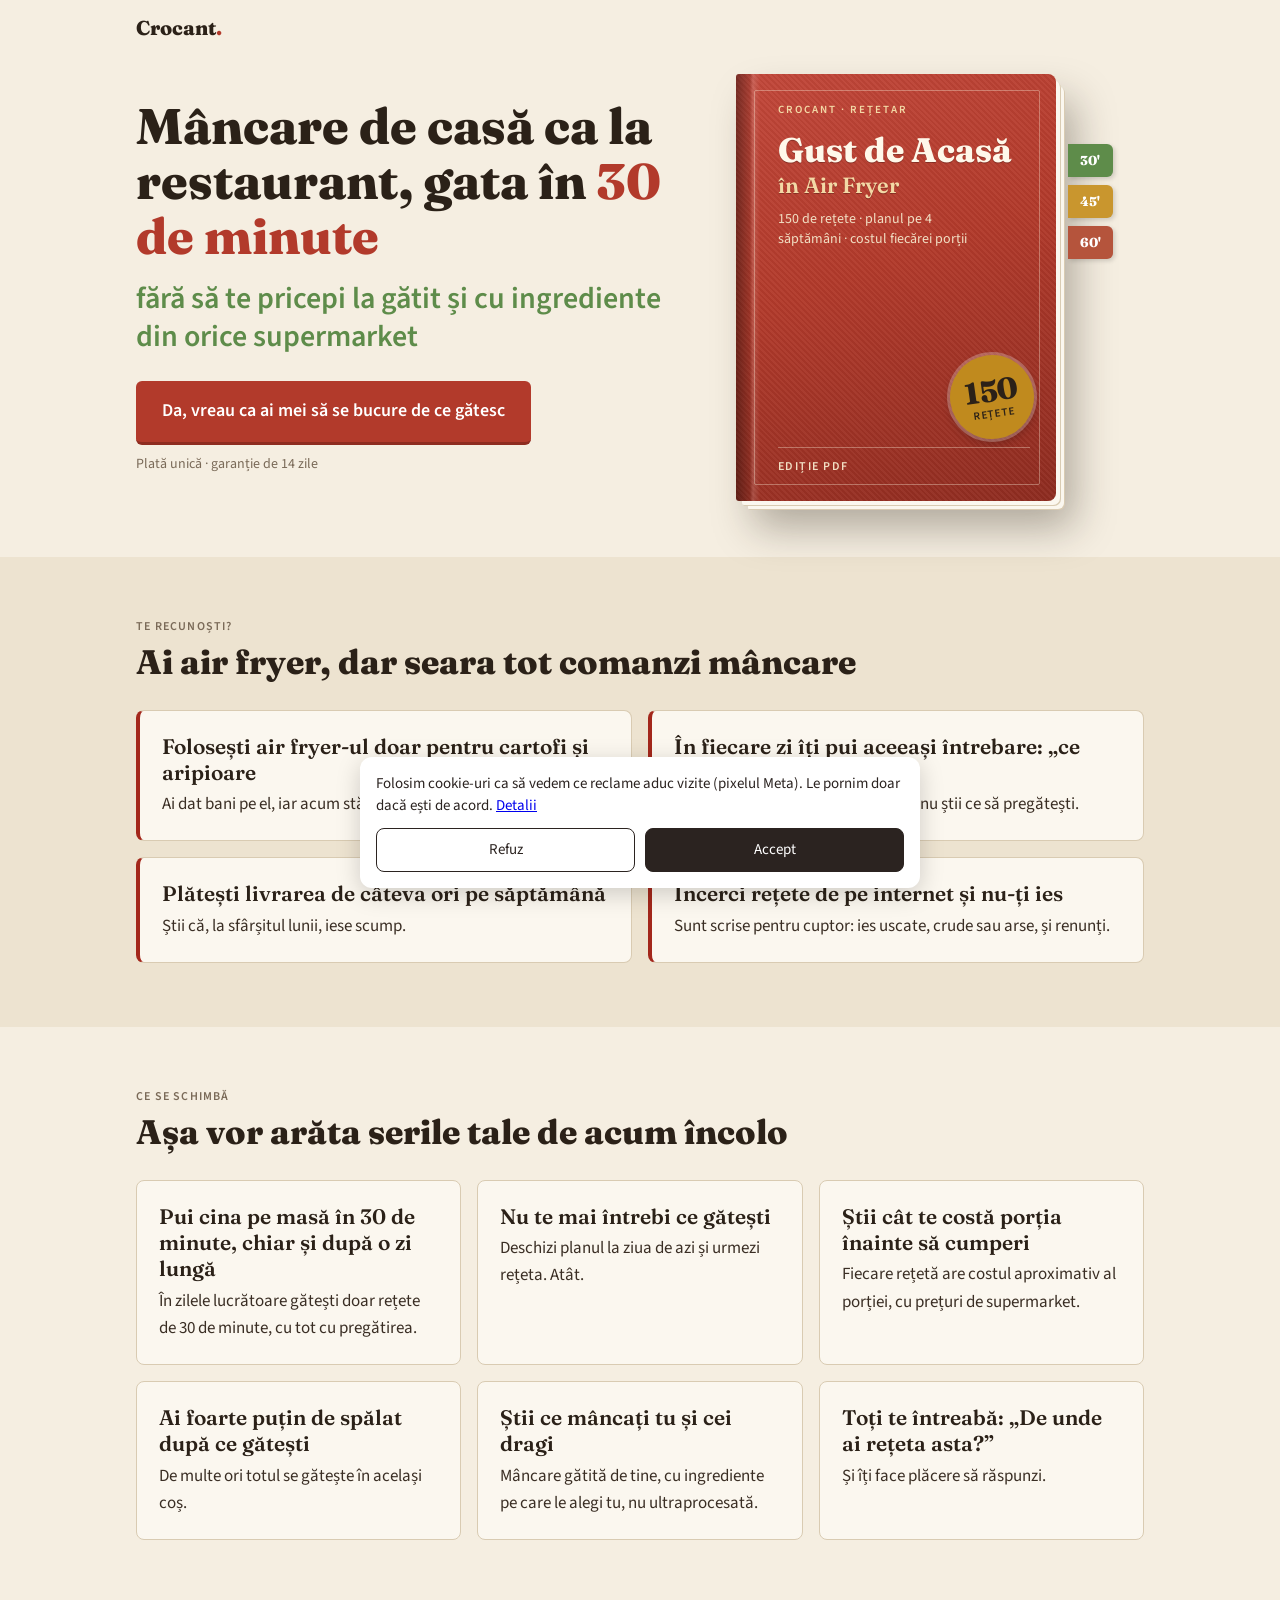
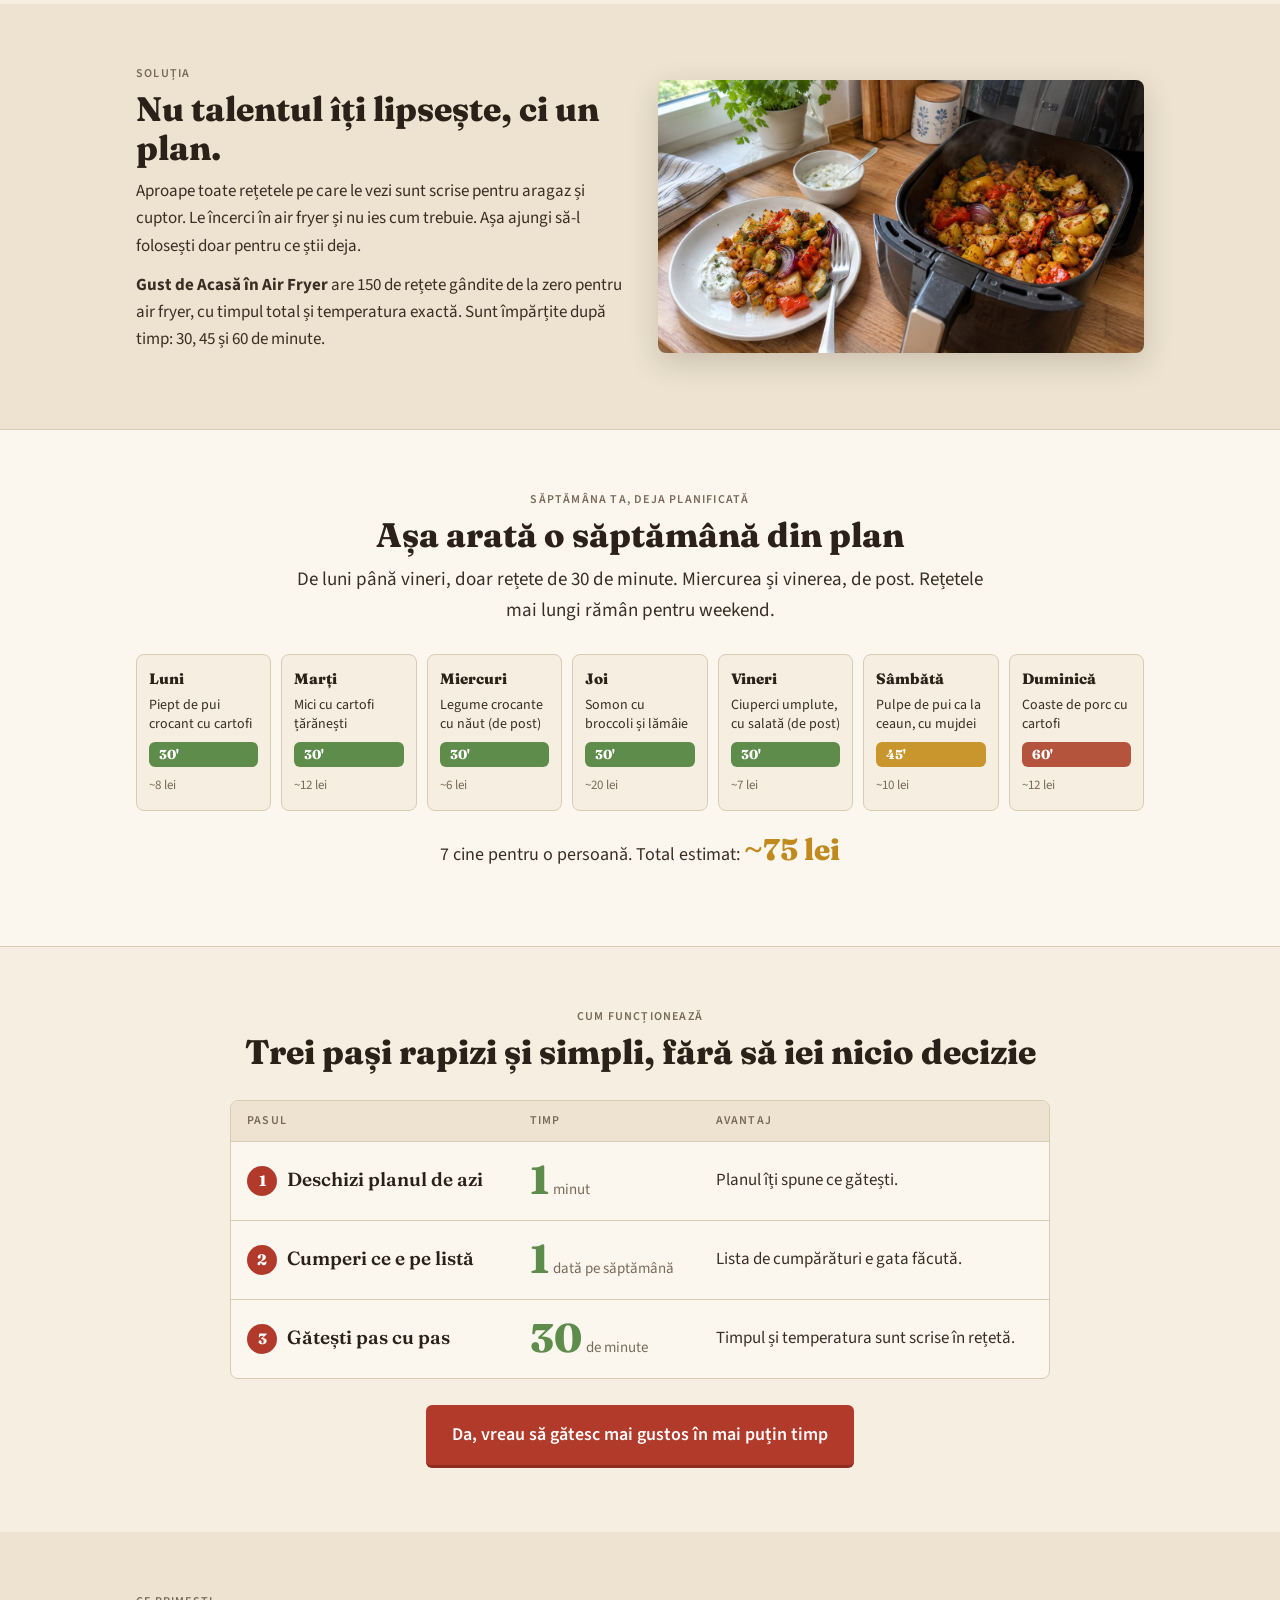
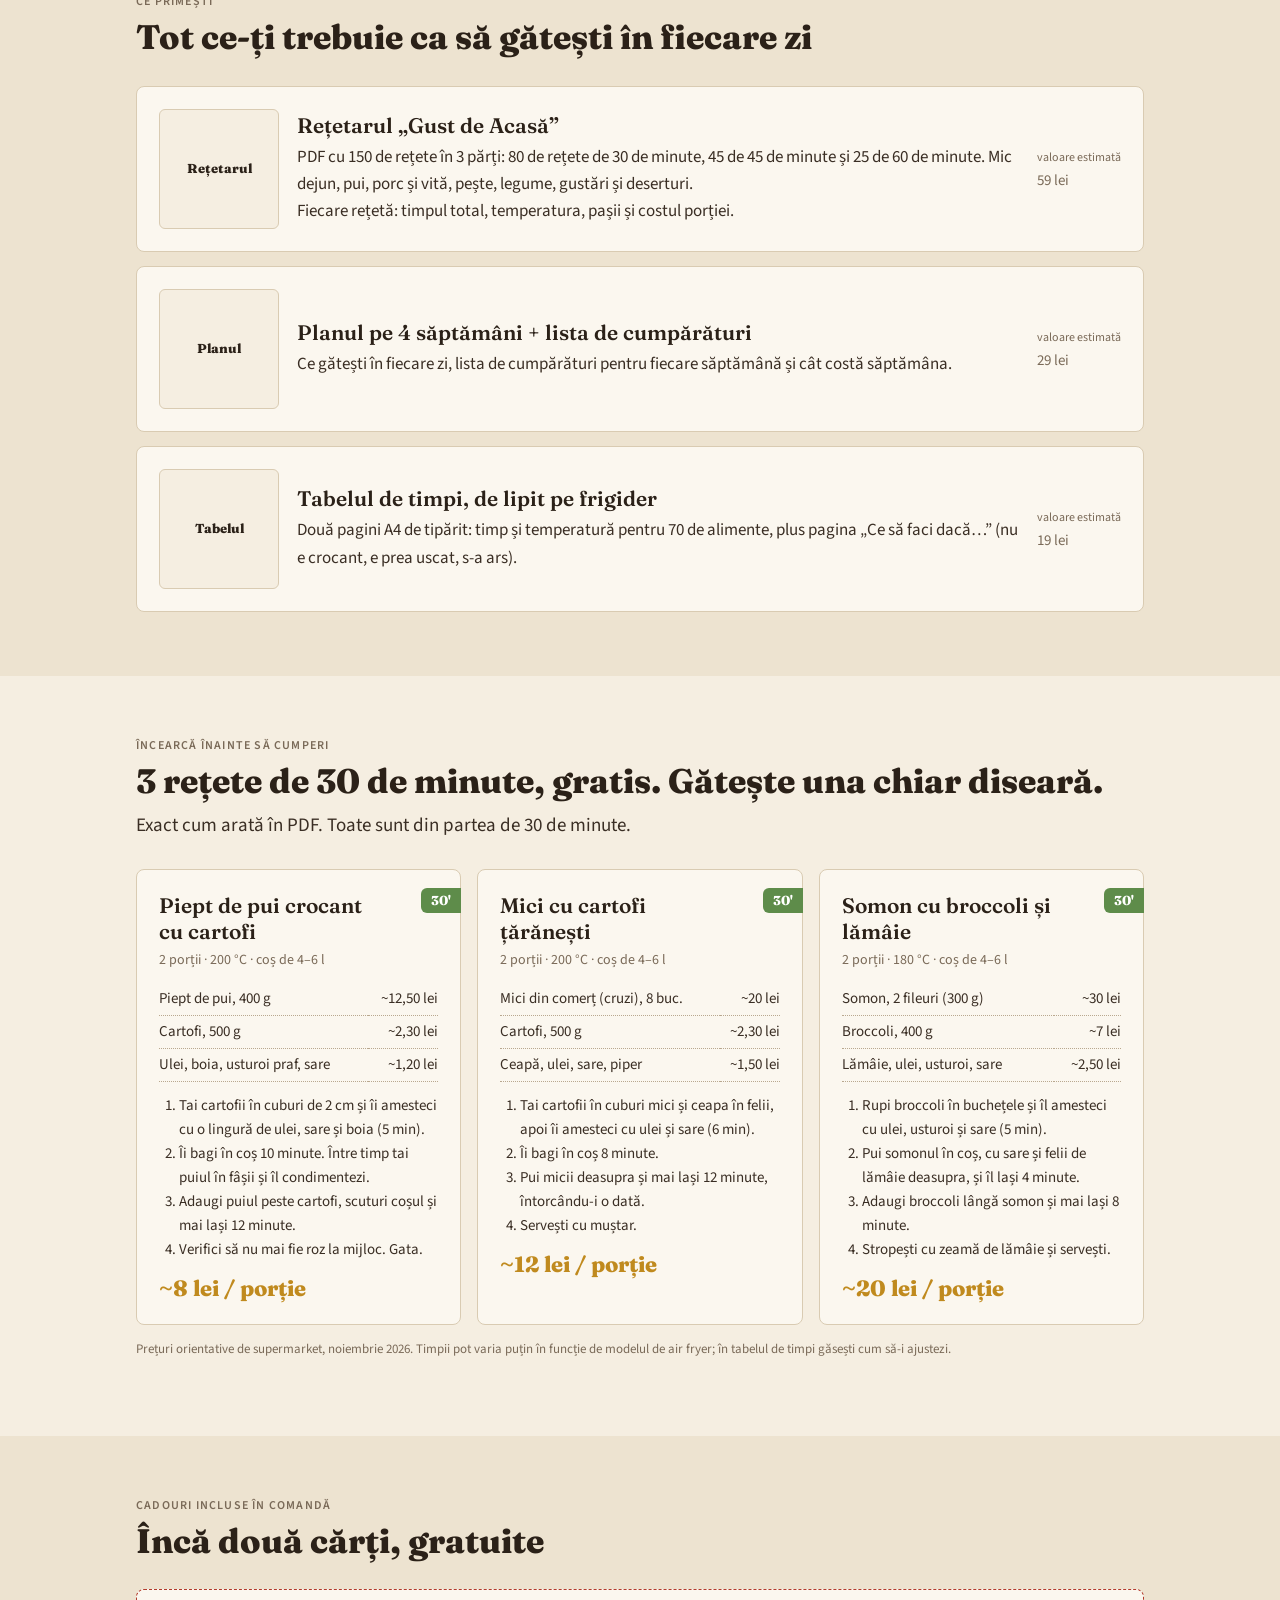
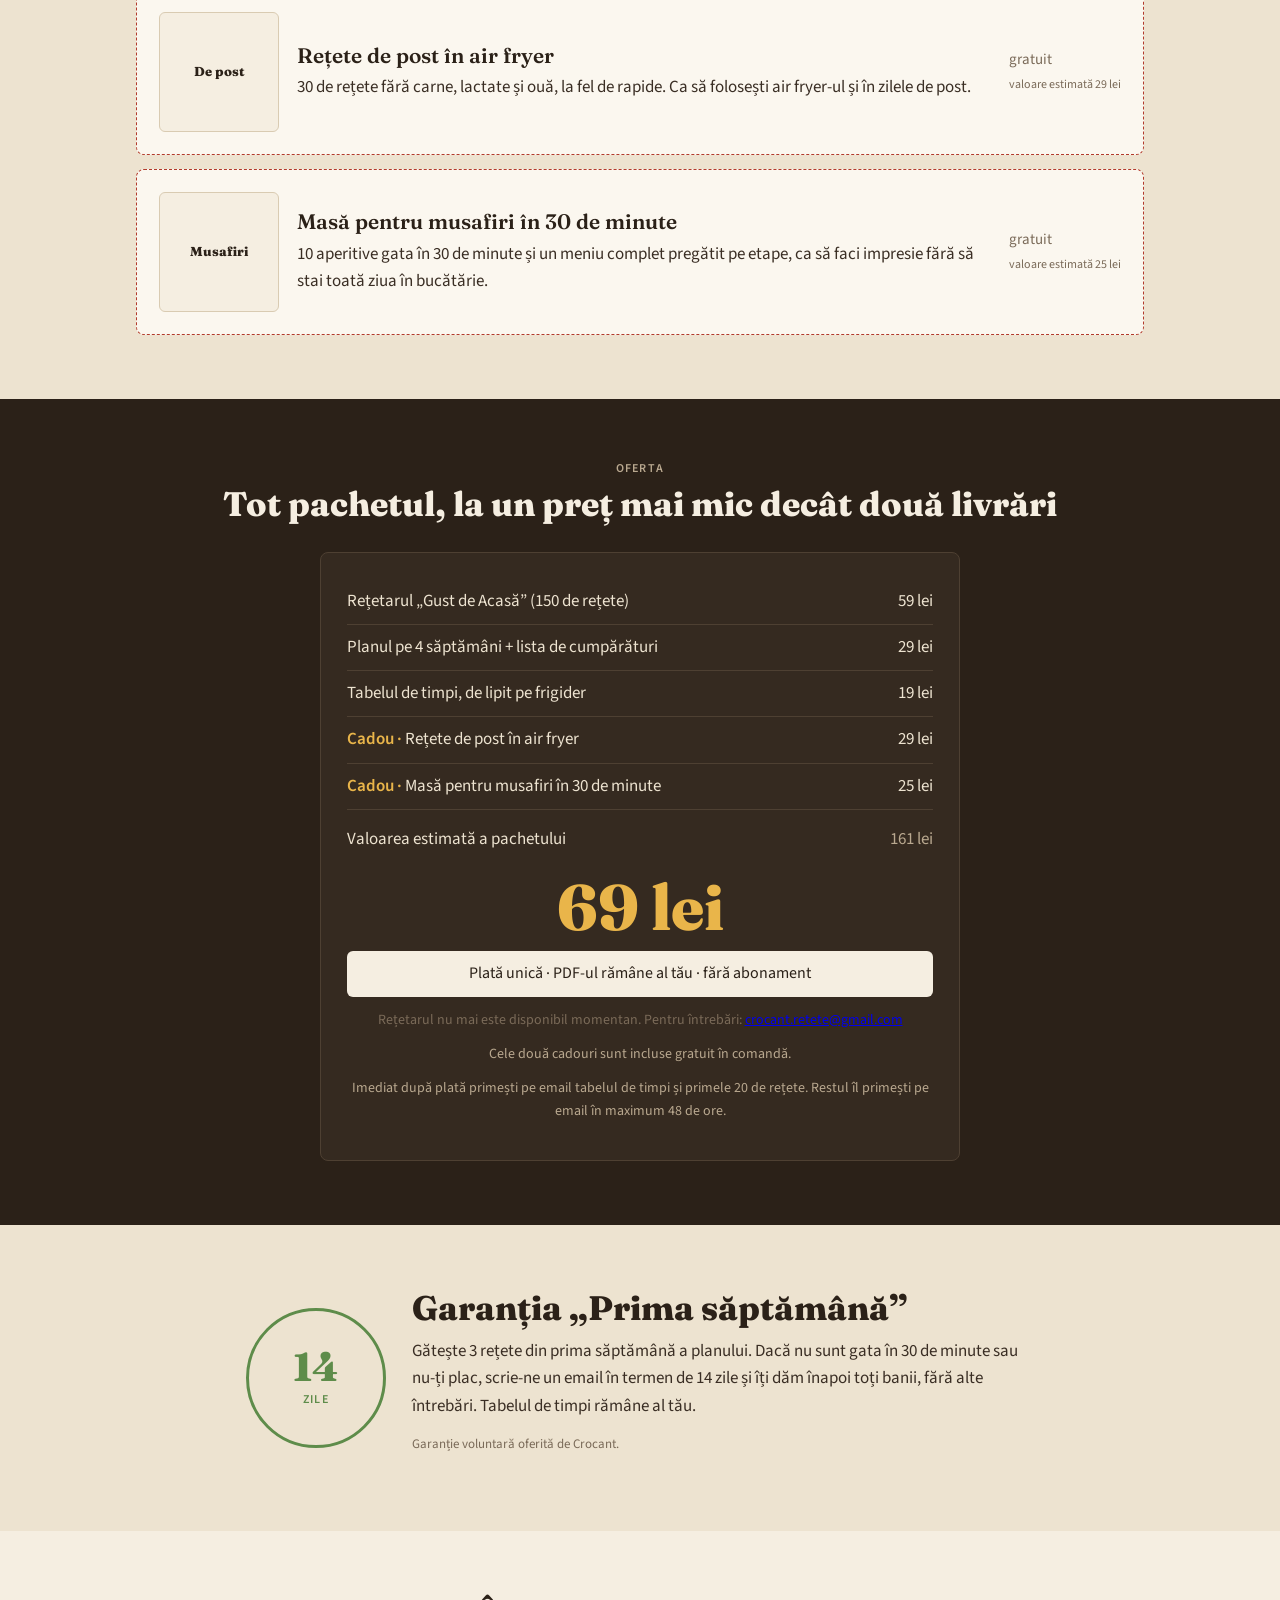
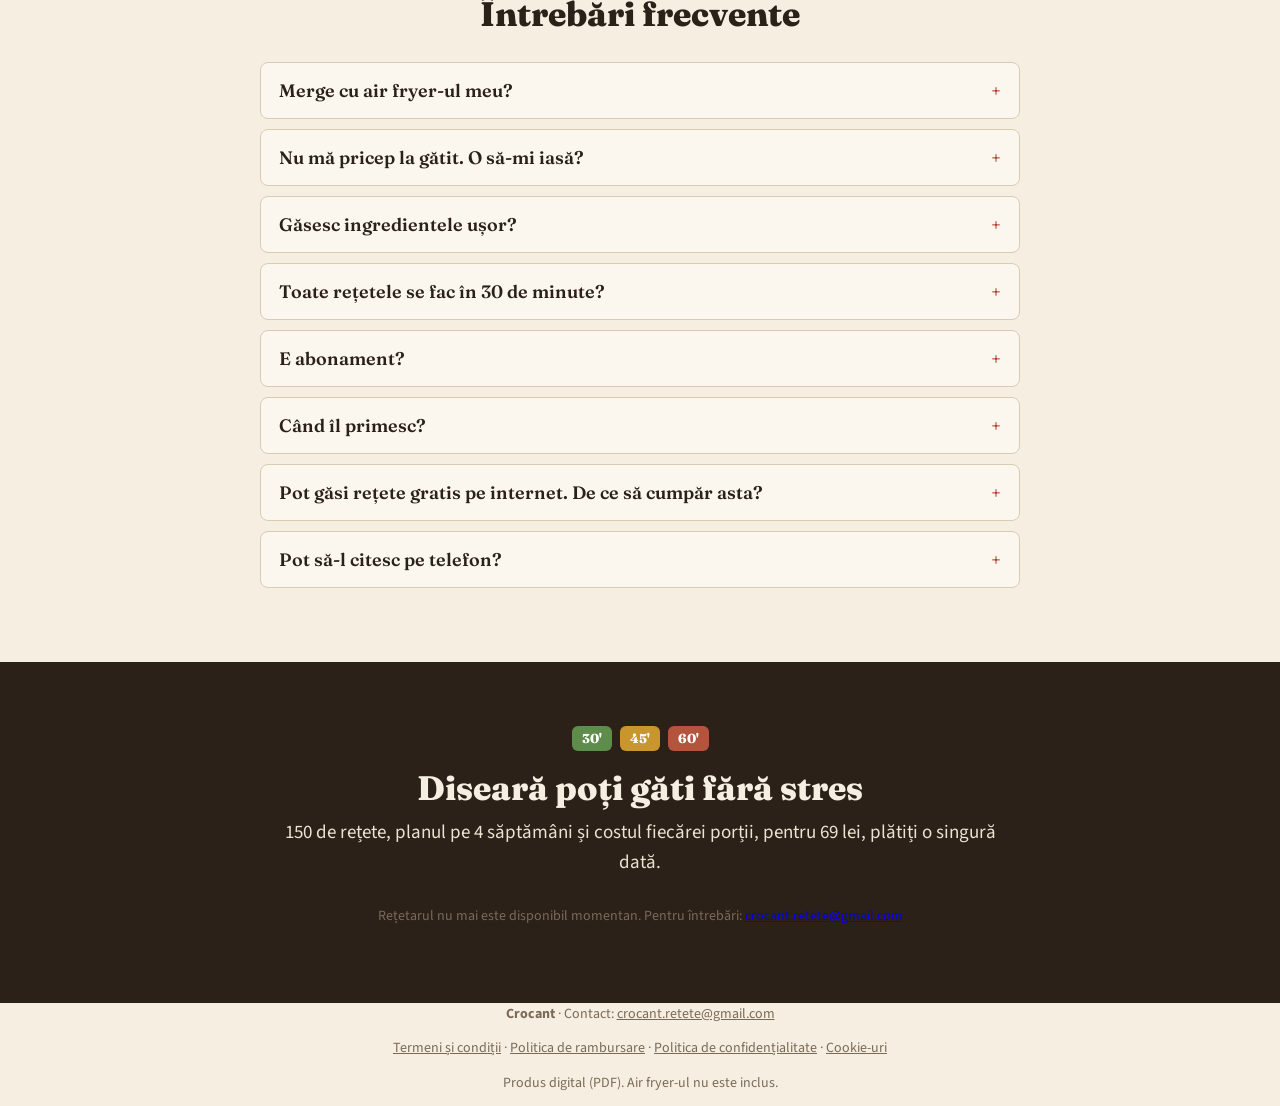
<file: index.html>
<!doctype html>
<html lang="ro">
<head>
<meta charset="utf-8">
<meta name="facebook-domain-verification" content="fk3gz6xq993ukbs5oe9qcmksyukstx" />
<meta name="viewport" content="width=device-width,initial-scale=1">
<title>Gust de Acasă în Air Fryer — Crocant</title>
<meta name="description" content="150 de rețete pentru air fryer, împărțite după timp (30, 45 și 60 de minute), cu planul pe 4 săptămâni și costul fiecărei porții.">
<link rel="preconnect" href="https://fonts.googleapis.com">
<link href="https://fonts.googleapis.com/css2?family=Fraunces:opsz,wght@9..144,600;9..144,800&family=Source+Sans+3:wght@400;600&display=swap" rel="stylesheet">
<link rel="stylesheet" href="landing.css">
</head>
<body>

<!-- ==== 1. HERO ==== -->
<header class="wrap brand" translate="no">Crocant<span>.</span></header>
<section class="hero">
  <div class="wrap hero-grid">
    <div class="hero-text">
      <h1>Mâncare de casă ca la restaurant, gata în <em>30 de minute</em><span class="h1-sub">fără să te pricepi la gătit și cu ingrediente din orice supermarket</span></h1>
    </div>
    <div class="hero-book">
      <div class="book">
        <div class="book-band"><span translate="no">Crocant</span> · rețetar</div>
        <div class="bt">Gust de Acasă <span>în Air Fryer</span></div>
        <div class="bs">150 de rețete · planul pe 4 săptămâni · costul fiecărei porții</div>
        <div class="book-seal"><b>150</b>rețete</div>
        <div class="btabs" translate="no"><span class="tab t30">30'</span><span class="tab t45">45'</span><span class="tab t60">60'</span></div>
        <div class="bb">ediție PDF</div>
      </div>
    </div>
    <div class="btn-wrap hero-btn">
      <a class="btn" href="#oferta">Da, vreau ca ai mei să se bucure de ce gătesc</a>
      <span class="micro">Plată unică · garanție de 14 zile</span>
    </div>
  </div>
</section>

<!-- ==== 2. DURERI ==== -->
<section class="alt">
  <div class="wrap">
    <span class="lbl">Te recunoști?</span>
    <h2>Ai air fryer, dar seara tot comanzi mâncare</h2>
    <div class="grid2">
      <div class="card pain"><h3>Folosești air fryer-ul doar pentru cartofi și aripioare</h3><p>Ai dat bani pe el, iar acum stă mai mult în dulap decât pe blat.</p></div>
      <div class="card pain"><h3>În fiecare zi îți pui aceeași întrebare: „ce gătesc azi?”</h3><p>Ai frigiderul plin de ingrediente, dar nu știi ce să pregătești.</p></div>
      <div class="card pain"><h3>Plătești livrarea de câteva ori pe săptămână</h3><p>Știi că, la sfârșitul lunii, iese scump.</p></div>
      <div class="card pain"><h3>Încerci rețete de pe internet și nu-ți ies</h3><p>Sunt scrise pentru cuptor: ies uscate, crude sau arse, și renunți.</p></div>
    </div>
  </div>
</section>

<!-- ==== 3. BENEFICII ==== -->
<section>
  <div class="wrap">
    <span class="lbl">Ce se schimbă</span>
    <h2>Așa vor arăta serile tale de acum încolo</h2>
    <div class="grid3">
      <div class="card"><h3>Pui cina pe masă în 30 de minute, chiar și după o zi lungă</h3><p>În zilele lucrătoare gătești doar rețete de 30 de minute, cu tot cu pregătirea.</p></div>
      <div class="card"><h3>Nu te mai întrebi ce gătești</h3><p>Deschizi planul la ziua de azi și urmezi rețeta. Atât.</p></div>
      <div class="card"><h3>Știi cât te costă porția înainte să cumperi</h3><p>Fiecare rețetă are costul aproximativ al porției, cu prețuri de supermarket.</p></div>
      <div class="card"><h3>Ai foarte puțin de spălat după ce gătești</h3><p>De multe ori totul se gătește în același coș.</p></div>
      <div class="card"><h3>Știi ce mâncați tu și cei dragi</h3><p>Mâncare gătită de tine, cu ingrediente pe care le alegi tu, nu ultraprocesată.</p></div>
      <div class="card"><h3>Toți te întreabă: „De unde ai rețeta asta?”</h3><p>Și îți face plăcere să răspunzi.</p></div>
    </div>
  </div>
</section>

<!-- ==== 4. SOLUȚIA ==== -->
<section class="alt">
  <div class="wrap sol">
    <div>
      <span class="lbl">Soluția</span>
      <h2>Nu talentul îți lipsește, ci un plan.</h2>
      <p>Aproape toate rețetele pe care le vezi sunt scrise pentru aragaz și cuptor. Le încerci în air fryer și nu ies cum trebuie. Așa ajungi să-l folosești doar pentru ce știi deja.</p>
      <p><strong>Gust de Acasă în Air Fryer</strong> are 150 de rețete gândite de la zero pentru air fryer, cu timpul total și temperatura exactă. Sunt împărțite după timp: 30, 45 și 60 de minute.</p>
    </div>
    <img class="sol-img" src="img/plato-air-fryer.jpg" alt="Legume crocante cu năut, gătite în air fryer, în coș și pe farfurie" width="1200" height="675" loading="lazy">
  </div>
</section>

<!-- ==== 5. SECȚIUNEA SEMNĂTURĂ: SĂPTĂMÂNA TA ==== -->
<section class="firma">
  <div class="wrap center">
    <span class="lbl">Săptămâna ta, deja planificată</span>
    <h2>Așa arată o săptămână din plan</h2>
    <p class="lead">De luni până vineri, doar rețete de 30 de minute. Miercurea și vinerea, de post. Rețetele mai lungi rămân pentru weekend.</p>
    <div class="week">
      <div class="day"><b>Luni</b><span class="r">Piept de pui crocant cu cartofi</span><span class="tab t30">30'</span><span class="c">~8 lei</span></div>
      <div class="day"><b>Marți</b><span class="r">Mici cu cartofi țărănești</span><span class="tab t30">30'</span><span class="c">~12 lei</span></div>
      <div class="day"><b>Miercuri</b><span class="r">Legume crocante cu năut (de post)</span><span class="tab t30">30'</span><span class="c">~6 lei</span></div>
      <div class="day"><b>Joi</b><span class="r">Somon cu broccoli și lămâie</span><span class="tab t30">30'</span><span class="c">~20 lei</span></div>
      <div class="day"><b>Vineri</b><span class="r">Ciuperci umplute, cu salată (de post)</span><span class="tab t30">30'</span><span class="c">~7 lei</span></div>
      <div class="day"><b>Sâmbătă</b><span class="r">Pulpe de pui ca la ceaun, cu mujdei</span><span class="tab t45">45'</span><span class="c">~10 lei</span></div>
      <div class="day"><b>Duminică</b><span class="r">Coaste de porc cu cartofi</span><span class="tab t60">60'</span><span class="c">~12 lei</span></div>
    </div>
    <p class="weektotal">7 cine pentru o persoană. Total estimat: <b>~75 lei</b></p>
  </div>
</section>

<!-- ==== 6. CUM FUNCȚIONEAZĂ ==== -->
<section>
  <div class="wrap center">
    <span class="lbl">Cum funcționează</span>
    <h2>Trei pași rapizi și simpli, fără să iei nicio decizie</h2>
    <table class="steps">
      <thead><tr><th>Pasul</th><th>Timp</th><th>Avantaj</th></tr></thead>
      <tbody>
        <tr><td class="step"><i>1</i>Deschizi planul de azi</td><td class="time"><b>1</b>minut</td><td class="adv">Planul îți spune ce gătești.</td></tr>
        <tr><td class="step"><i>2</i>Cumperi ce e pe listă</td><td class="time"><b>1</b>dată pe săptămână</td><td class="adv">Lista de cumpărături e gata făcută.</td></tr>
        <tr><td class="step"><i>3</i>Gătești pas cu pas</td><td class="time"><b>30</b>de minute</td><td class="adv">Timpul și temperatura sunt scrise în rețetă.</td></tr>
      </tbody>
    </table>
    <div class="btn-wrap"><a class="btn" href="#oferta">Da, vreau să gătesc mai gustos în mai puțin timp</a></div>
  </div>
</section>

<!-- ==== 7. CE PRIMEȘTI ==== -->
<section class="alt">
  <div class="wrap">
    <span class="lbl">Ce primești</span>
    <h2>Tot ce-ți trebuie ca să gătești în fiecare zi</h2>
    <div class="list">
      <div class="card item"><div class="mini">Rețetarul</div><div><h3>Rețetarul „Gust de Acasă”</h3><p>PDF cu 150 de rețete în 3 părți: 80 de rețete de 30 de minute, 45 de 45 de minute și 25 de 60 de minute. Mic dejun, pui, porc și vită, pește, legume, gustări și deserturi.</p><p>Fiecare rețetă: timpul total, temperatura, pașii și costul porției.</p></div><div class="val"><small>valoare estimată</small><br>59 lei</div></div>
      <div class="card item"><div class="mini">Planul</div><div><h3>Planul pe 4 săptămâni + lista de cumpărături</h3><p>Ce gătești în fiecare zi, lista de cumpărături pentru fiecare săptămână și cât costă săptămâna.</p></div><div class="val"><small>valoare estimată</small><br>29 lei</div></div>
      <div class="card item"><div class="mini">Tabelul</div><div><h3>Tabelul de timpi, de lipit pe frigider</h3><p>Două pagini A4 de tipărit: timp și temperatură pentru 70 de alimente, plus pagina „Ce să faci dacă…” (nu e crocant, e prea uscat, s-a ars).</p></div><div class="val"><small>valoare estimată</small><br>19 lei</div></div>
    </div>
  </div>
</section>

<!-- ==== 8. ÎNCEARCĂ 3 REȚETE (vistazo) ==== -->
<section>
  <div class="wrap">
    <span class="lbl">Încearcă înainte să cumperi</span>
    <h2>3 rețete de 30 de minute, gratis. Gătește una chiar diseară.</h2>
    <p class="lead">Exact cum arată în PDF. Toate sunt din partea de 30 de minute.</p>
    <div class="grid3">
      <div class="recipe">
        <span class="tab t30" translate="no">30'</span>
        <h3>Piept de pui crocant cu cartofi</h3>
        <div class="meta">2 porții · 200 °C · coș de 4–6 l</div>
        <table>
          <tr><td>Piept de pui, 400 g</td><td>~12,50 lei</td></tr>
          <tr><td>Cartofi, 500 g</td><td>~2,30 lei</td></tr>
          <tr><td>Ulei, boia, usturoi praf, sare</td><td>~1,20 lei</td></tr>
        </table>
        <ol>
          <li>Tai cartofii în cuburi de 2 cm și îi amesteci cu o lingură de ulei, sare și boia (5 min).</li>
          <li>Îi bagi în coș 10 minute. Între timp tai puiul în fâșii și îl condimentezi.</li>
          <li>Adaugi puiul peste cartofi, scuturi coșul și mai lași 12 minute.</li>
          <li>Verifici să nu mai fie roz la mijloc. Gata.</li>
        </ol>
        <div class="cost">~8 lei / porție</div>
      </div>
      <div class="recipe">
        <span class="tab t30" translate="no">30'</span>
        <h3>Mici cu cartofi țărănești</h3>
        <div class="meta">2 porții · 200 °C · coș de 4–6 l</div>
        <table>
          <tr><td>Mici din comerț (cruzi), 8 buc.</td><td>~20 lei</td></tr>
          <tr><td>Cartofi, 500 g</td><td>~2,30 lei</td></tr>
          <tr><td>Ceapă, ulei, sare, piper</td><td>~1,50 lei</td></tr>
        </table>
        <ol>
          <li>Tai cartofii în cuburi mici și ceapa în felii, apoi îi amesteci cu ulei și sare (6 min).</li>
          <li>Îi bagi în coș 8 minute.</li>
          <li>Pui micii deasupra și mai lași 12 minute, întorcându-i o dată.</li>
          <li>Servești cu muștar.</li>
        </ol>
        <div class="cost">~12 lei / porție</div>
      </div>
      <div class="recipe">
        <span class="tab t30" translate="no">30'</span>
        <h3>Somon cu broccoli și lămâie</h3>
        <div class="meta">2 porții · 180 °C · coș de 4–6 l</div>
        <table>
          <tr><td>Somon, 2 fileuri (300 g)</td><td>~30 lei</td></tr>
          <tr><td>Broccoli, 400 g</td><td>~7 lei</td></tr>
          <tr><td>Lămâie, ulei, usturoi, sare</td><td>~2,50 lei</td></tr>
        </table>
        <ol>
          <li>Rupi broccoli în buchețele și îl amesteci cu ulei, usturoi și sare (5 min).</li>
          <li>Pui somonul în coș, cu sare și felii de lămâie deasupra, și îl lași 4 minute.</li>
          <li>Adaugi broccoli lângă somon și mai lași 8 minute.</li>
          <li>Stropești cu zeamă de lămâie și servești.</li>
        </ol>
        <div class="cost">~20 lei / porție</div>
      </div>
    </div>
    <p class="note">Prețuri orientative de supermarket, noiembrie 2026. Timpii pot varia puțin în funcție de modelul de air fryer; în tabelul de timpi găsești cum să-i ajustezi.</p>
  </div>
</section>

<!-- ==== 8b. TESTIMONIOS ====
     OCULTA (hidden) hasta tener testimonios REALES. No inventar nada.
     Cada tarjeta responde a una objeción o un beneficio (ver Testimonios/GUÍA DE TESTIMONIOS.md).
     Para mostrarla: completar las 9 tarjetas con lo que digan de verdad y borrar la palabra hidden. -->
<section class="testis" hidden>
  <div class="wrap">
    <span class="lbl">Ce spun cei care gătesc deja</span>
    <h2>Gătesc acasă. Și le place.</h2>
    <div class="grid3">
      <!-- 1 objeción: no sé cocinar --><figure class="card testi"><blockquote>[TEXTO REAL]</blockquote><figcaption>[Nombre], [ciudad]</figcaption></figure>
      <!-- 2 beneficio: 30 minutos de verdad --><figure class="card testi"><blockquote>[TEXTO REAL]</blockquote><figcaption>[Nombre], [ciudad]</figcaption></figure>
      <!-- 3 intangible: la familia disfruta --><figure class="card testi"><blockquote>[TEXTO REAL]</blockquote><figcaption>[Nombre], [ciudad]</figcaption></figure>
      <!-- 4 objeción: ¿sirve para mi air fryer? --><figure class="card testi"><blockquote>[TEXTO REAL]</blockquote><figcaption>[Nombre], [ciudad]</figcaption></figure>
      <!-- 5 beneficio: gasta menos que en delivery --><figure class="card testi"><blockquote>[TEXTO REAL]</blockquote><figcaption>[Nombre], [ciudad]</figcaption></figure>
      <!-- 6 objeción: hay recetas gratis en internet --><figure class="card testi"><blockquote>[TEXTO REAL]</blockquote><figcaption>[Nombre], [ciudad]</figcaption></figure>
      <!-- 7 beneficio: ya no pienso qué cocinar --><figure class="card testi"><blockquote>[TEXTO REAL]</blockquote><figcaption>[Nombre], [ciudad]</figcaption></figure>
      <!-- 8 objeción: ingredientes difíciles --><figure class="card testi"><blockquote>[TEXTO REAL]</blockquote><figcaption>[Nombre], [ciudad]</figcaption></figure>
      <!-- 9 beneficio: poco para lavar / días de post --><figure class="card testi"><blockquote>[TEXTO REAL]</blockquote><figcaption>[Nombre], [ciudad]</figcaption></figure>
    </div>
  </div>
</section>

<!-- ==== 9. CADOURI ==== -->
<section class="alt">
  <div class="wrap">
    <span class="lbl">Cadouri incluse în comandă</span>
    <h2>Încă două cărți, gratuite</h2>
    <div class="list">
      <div class="card item gift"><div class="mini">De post</div><div><h3>Rețete de post în air fryer</h3><p>30 de rețete fără carne, lactate și ouă, la fel de rapide. Ca să folosești air fryer-ul și în zilele de post.</p></div><div class="val">gratuit<br><small>valoare estimată 29 lei</small></div></div>
      <div class="card item gift"><div class="mini">Musafiri</div><div><h3>Masă pentru musafiri în 30 de minute</h3><p>10 aperitive gata în 30 de minute și un meniu complet pregătit pe etape, ca să faci impresie fără să stai toată ziua în bucătărie.</p></div><div class="val">gratuit<br><small>valoare estimată 25 lei</small></div></div>
    </div>
  </div>
</section>

<!-- ==== 10. OFERTA ==== -->
<section class="dark" id="oferta">
  <div class="wrap center">
    <span class="lbl">Oferta</span>
    <h2>Tot pachetul, la un preț mai mic decât două livrări</h2>
    <div class="offer" style="text-align:left">
      <table class="stack">
        <tr><td>Rețetarul „Gust de Acasă” (150 de rețete)</td><td>59 lei</td></tr>
        <tr><td>Planul pe 4 săptămâni + lista de cumpărături</td><td>29 lei</td></tr>
        <tr><td>Tabelul de timpi, de lipit pe frigider</td><td>19 lei</td></tr>
        <tr class="g"><td>Rețete de post în air fryer</td><td>29 lei</td></tr>
        <tr class="g"><td>Masă pentru musafiri în 30 de minute</td><td>25 lei</td></tr>
      </table>
      <div class="anchor"><span>Valoarea estimată a pachetului</span><span class="est">161 lei</span></div>
      <div class="price"><div class="p" translate="no">69 lei</div></div>
      <span class="pill">Plată unică · PDF-ul rămâne al tău · fără abonament</span>
      <p class="micro" style="text-align:center">Rețetarul nu mai este disponibil momentan. Pentru întrebări: <a href="mailto:crocant.retete@gmail.com">crocant.retete@gmail.com</a></p>
      <p class="small">Cele două cadouri sunt incluse gratuit în comandă.</p>
      <p class="small">Imediat după plată primești pe email tabelul de timpi și primele 20 de rețete. Restul îl primești pe email în maximum 48 de ore.</p>
    </div>
  </div>
</section>

<!-- ==== 11. GARANȚIE ==== -->
<section class="alt">
  <div class="wrap guar">
    <div class="seal" translate="no">14<small>zile</small></div>
    <div>
      <h2>Garanția „Prima săptămână”</h2>
      <p>Gătește 3 rețete din prima săptămână a planului. Dacă nu sunt gata în 30 de minute sau nu-ți plac, scrie-ne un email în termen de 14 zile și îți dăm înapoi toți banii, fără alte întrebări. Tabelul de timpi rămâne al tău.</p>
      <p class="note">Garanție voluntară oferită de Crocant.</p>
    </div>
  </div>
</section>

<!-- ==== 12. ÎNTREBĂRI FRECVENTE ==== -->
<section>
  <div class="wrap">
    <h2 class="center">Întrebări frecvente</h2>
    <div class="faq">
      <details><summary>Merge cu air fryer-ul meu?</summary><p>Da, cu orice marcă: Philips, Tefal, Cosori, Xiaomi, Ninja și altele. Timpii sunt pentru coșuri de 4–6 l, iar în tabel găsești cum să-i ajustezi pentru coșuri mai mici sau mai mari.</p></details>
      <details><summary>Nu mă pricep la gătit. O să-mi iasă?</summary><p>Da. Rețetele au pași simpli, ingrediente obișnuite, timpi și temperaturi exacte. Dacă ceva nu iese, pagina „Ce să faci dacă…” îți spune ce să schimbi.</p></details>
      <details><summary>Găsesc ingredientele ușor?</summary><p>Da, în orice supermarket. Nimic exotic.</p></details>
      <details><summary>Toate rețetele se fac în 30 de minute?</summary><p>Majoritatea, da. Dar îți lăsăm și 70 de rețete pe care le poți pregăti atunci când ai ceva mai mult timp.</p></details>
      <details><summary>E abonament?</summary><p>Nu. Plătești o singură dată, iar PDF-ul rămâne al tău.</p></details>
      <details><summary>Când îl primesc?</summary><p>Imediat după plată primești pe email tabelul de timpi și primele 20 de rețete. Rețetarul complet, planul și cadourile îți vin pe email în maximum 48 de ore. Verifică și folderul Spam.</p></details>
      <details><summary>Pot găsi rețete gratis pe internet. De ce să cumpăr asta?</summary><p>Rețete, da. Dar nu un plan pe 4 săptămâni cu lista de cumpărături, costul fiecărei porții și rețete gândite de la zero pentru air fryer, cu timpul real trecut la fiecare rețetă.</p></details>
      <details><summary>Pot să-l citesc pe telefon?</summary><p>Da, e PDF. Merge pe telefon, tabletă sau calculator, iar tabelul de timpi îl poți tipări pentru frigider.</p></details>
    </div>
  </div>
</section>

<!-- ==== 13. CTA FINAL ==== -->
<section class="dark">
  <div class="wrap center">
    <div class="tabs-row" translate="no"><span class="tab t30">30'</span><span class="tab t45">45'</span><span class="tab t60">60'</span></div>
    <h2>Diseară poți găti fără stres</h2>
    <p class="lead" style="color:#EDE3D0">150 de rețete, planul pe 4 săptămâni și costul fiecărei porții, pentru 69 lei, plătiți o singură dată.</p>
    <div class="btn-wrap"><p class="micro" style="text-align:center">Rețetarul nu mai este disponibil momentan. Pentru întrebări: <a href="mailto:crocant.retete@gmail.com">crocant.retete@gmail.com</a></p></div>
  </div>
</section>

<footer class="wrap">
  <p><strong translate="no">Crocant</strong> · Contact: <a href="mailto:crocant.retete@gmail.com">crocant.retete@gmail.com</a></p>
  <p><a href="termeni.html">Termeni și condiții</a> · <a href="rambursare.html">Politica de rambursare</a> · <a href="confidentialitate.html">Politica de confidențialitate</a> · <a href="#" id="ck-open">Cookie-uri</a></p>
  <p>Produs digital (PDF). Air fryer-ul nu este inclus.</p>
</footer>

<script>
/* Pasa los UTM y el fbclid del anuncio al checkout, para saber de qué anuncio vino cada venta */
(function(){var q=location.search;if(!q)return;document.querySelectorAll('a[href^="https://crocant.impultienda.ar/checkout"]').forEach(function(a){a.href=a.href+(a.href.indexOf('?')<0?q:'&'+q.slice(1));});})();
</script>

<!-- Cartel de cookies + píxel de Meta. El píxel SOLO se carga si la persona toca «Accept» (ley europea).
     Mientras PIXEL_ID esté vacío, no aparece nada. Para activarlo: poner el número del píxel (16 dígitos). -->
<div id="ck" hidden style="position:fixed;left:12px;right:12px;bottom:12px;max-width:560px;margin:0 auto;background:#fff;color:#2b2320;border-radius:12px;box-shadow:0 6px 24px rgba(0,0,0,.18);padding:16px;font-size:15px;line-height:1.45;z-index:99">
  <p style="margin:0 0 12px">Folosim cookie-uri ca să vedem ce reclame aduc vizite (pixelul Meta). Le pornim doar dacă ești de acord. <a href="confidentialitate.html">Detalii</a></p>
  <div style="display:flex;gap:10px"><button id="ck-no" style="flex:1;padding:10px;border:1px solid #2b2320;background:#fff;color:#2b2320;border-radius:8px;font:inherit;cursor:pointer">Refuz</button><button id="ck-yes" style="flex:1;padding:10px;border:1px solid #2b2320;background:#2b2320;color:#fff;border-radius:8px;font:inherit;cursor:pointer">Accept</button></div>
</div>
<script>
(function(){
  var PIXEL_ID = '2592381644561252';
  if(!PIXEL_ID) return;
  var box=document.getElementById('ck');
  function get(){try{return localStorage.getItem('ck')}catch(e){return null}}
  function set(v){try{localStorage.setItem('ck',v)}catch(e){}}
  function pixel(){
    !function(f,b,e,v,n,t,s){if(f.fbq)return;n=f.fbq=function(){n.callMethod?n.callMethod.apply(n,arguments):n.queue.push(arguments)};if(!f._fbq)f._fbq=n;n.push=n;n.loaded=!0;n.version='2.0';n.queue=[];t=b.createElement(e);t.async=!0;t.src=v;s=b.getElementsByTagName(e)[0];s.parentNode.insertBefore(t,s)}(window,document,'script','https://connect.facebook.net/en_US/fbevents.js');
    fbq('init',PIXEL_ID);fbq('track','PageView');
  }
  var c=get();
  if(c==='yes') pixel(); else if(c!=='no') box.hidden=false;
  document.getElementById('ck-yes').onclick=function(){set('yes');box.hidden=true;pixel();};
  document.getElementById('ck-no').onclick=function(){set('no');box.hidden=true;};
  document.getElementById('ck-open').onclick=function(e){e.preventDefault();box.hidden=false;};
})();
</script>
</body>
</html>
</file>
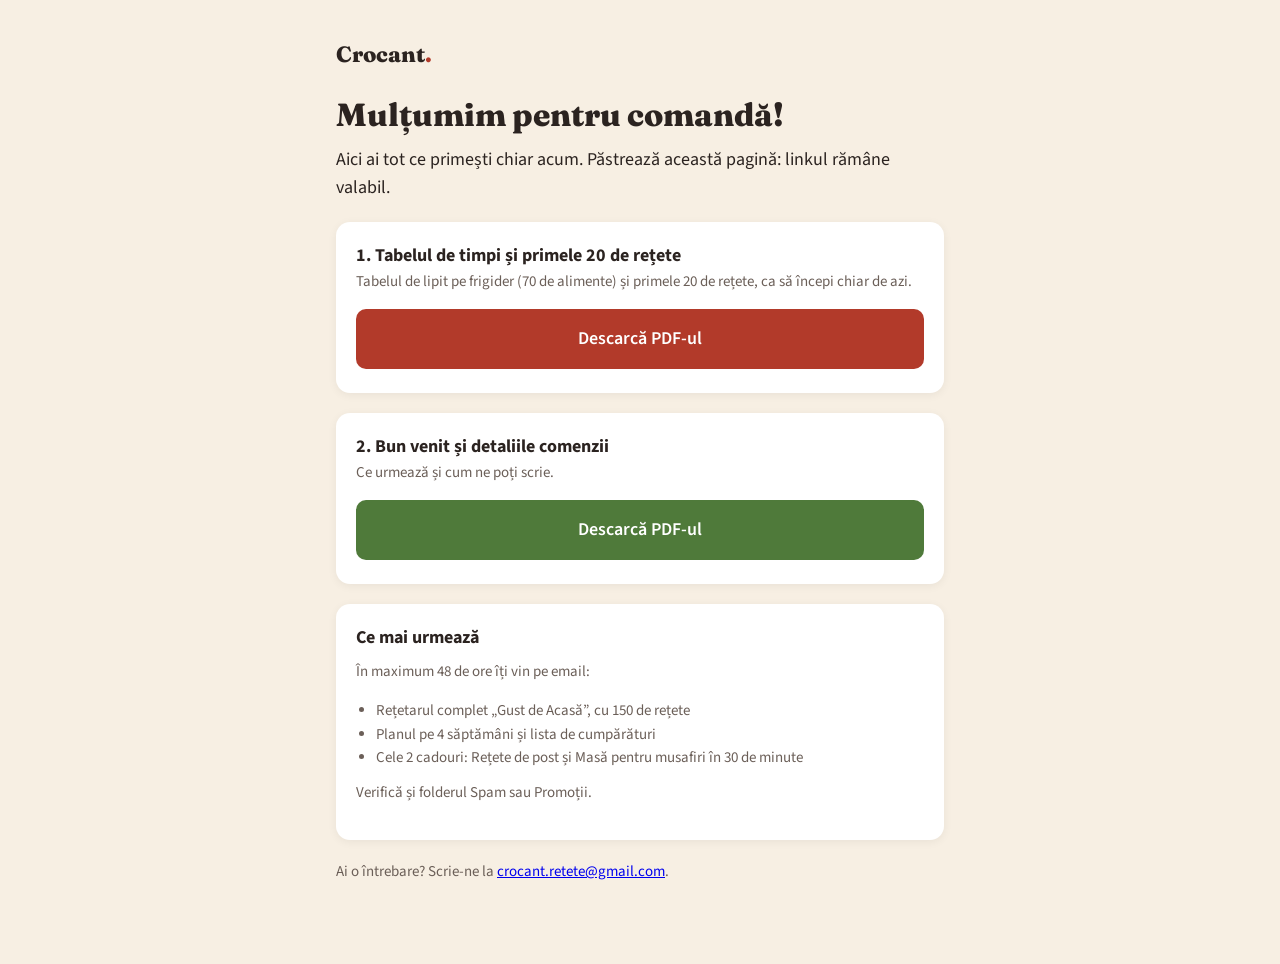
<file: d/aKPlHbG6eet_/index.html>
<!doctype html>
<html lang="ro">
<head>
<meta charset="utf-8">
<meta name="viewport" content="width=device-width, initial-scale=1">
<meta name="robots" content="noindex, nofollow">
<title>Comanda ta — Gust de Acasă în Air Fryer</title>
<link rel="preconnect" href="https://fonts.googleapis.com">
<link href="https://fonts.googleapis.com/css2?family=Fraunces:opsz,wght@9..144,600;9..144,800&family=Source+Sans+3:wght@400;600&display=swap" rel="stylesheet">
<style>
  :root { --crem:#f7efe3; --rosu:#b23a2a; --verde:#4f7a3a; --text:#2b2320; --gri:#6b5f58; }
  * { box-sizing:border-box; }
  body { margin:0; background:var(--crem); color:var(--text); font:18px/1.55 "Source Sans 3", system-ui, sans-serif; }
  main { max-width:640px; margin:0 auto; padding:40px 16px 64px; }
  .logo { font:800 22px "Fraunces", serif; margin-bottom:28px; }
  .logo span { color:var(--rosu); }
  h1 { font:800 32px/1.2 "Fraunces", serif; margin:0 0 12px; }
  p { margin:0 0 16px; }
  .card { background:#fff; border-radius:14px; padding:20px; margin:20px 0; box-shadow:0 2px 10px rgba(0,0,0,.06); }
  .btn { display:block; text-align:center; background:var(--rosu); color:#fff; text-decoration:none; font-weight:600; padding:16px 18px; border-radius:10px; margin:12px 0 4px; }
  .btn.alt { background:var(--verde); }
  .mic { color:var(--gri); font-size:15px; }
  ul { padding-left:20px; margin:8px 0 0; }
</style>
</head>
<body>
<main>
  <div class="logo" translate="no">Crocant<span>.</span></div>
  <h1>Mulțumim pentru comandă!</h1>
  <p>Aici ai tot ce primești chiar acum. Păstrează această pagină: linkul rămâne valabil.</p>

  <div class="card">
    <strong>1. Tabelul de timpi și primele 20 de rețete</strong>
    <p class="mic">Tabelul de lipit pe frigider (70 de alimente) și primele 20 de rețete, ca să începi chiar de azi.</p>
    <a class="btn" href="Gust-de-Acasa-Tabelul-de-timpi-si-primele-20-de-retete.pdf" download>Descarcă PDF-ul</a>
  </div>

  <div class="card">
    <strong>2. Bun venit și detaliile comenzii</strong>
    <p class="mic">Ce urmează și cum ne poți scrie.</p>
    <a class="btn alt" href="Gust-de-Acasa-Bun-venit.pdf" download>Descarcă PDF-ul</a>
  </div>

  <div class="card">
    <strong>Ce mai urmează</strong>
    <p class="mic" style="margin-top:8px">În maximum 48 de ore îți vin pe email:</p>
    <ul class="mic">
      <li>Rețetarul complet „Gust de Acasă”, cu 150 de rețete</li>
      <li>Planul pe 4 săptămâni și lista de cumpărături</li>
      <li>Cele 2 cadouri: Rețete de post și Masă pentru musafiri în 30 de minute</li>
    </ul>
    <p class="mic" style="margin-top:12px">Verifică și folderul Spam sau Promoții.</p>
  </div>

  <p class="mic">Ai o întrebare? Scrie-ne la <a href="mailto:crocant.retete@gmail.com">crocant.retete@gmail.com</a>.</p>
</main>
</body>
</html>
</file>
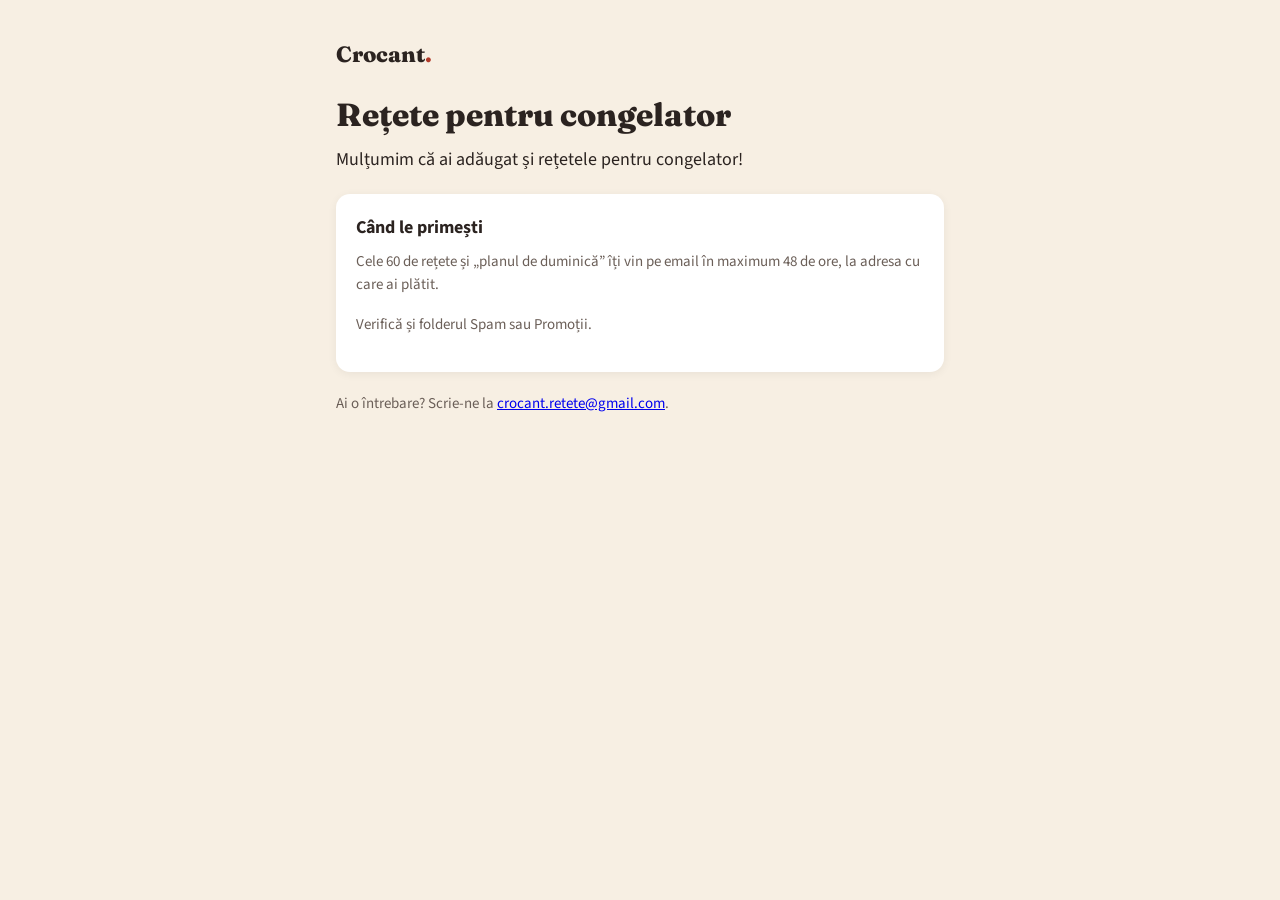
<file: d/PYJ2QPLvHjr-/index.html>
<!doctype html>
<html lang="ro">
<head>
<meta charset="utf-8">
<meta name="viewport" content="width=device-width, initial-scale=1">
<meta name="robots" content="noindex, nofollow">
<title>Rețete pentru congelator — Crocant</title>
<link rel="preconnect" href="https://fonts.googleapis.com">
<link href="https://fonts.googleapis.com/css2?family=Fraunces:opsz,wght@9..144,600;9..144,800&family=Source+Sans+3:wght@400;600&display=swap" rel="stylesheet">
<style>
  :root { --crem:#f7efe3; --rosu:#b23a2a; --verde:#4f7a3a; --text:#2b2320; --gri:#6b5f58; }
  * { box-sizing:border-box; }
  body { margin:0; background:var(--crem); color:var(--text); font:18px/1.55 "Source Sans 3", system-ui, sans-serif; }
  main { max-width:640px; margin:0 auto; padding:40px 16px 64px; }
  .logo { font:800 22px "Fraunces", serif; margin-bottom:28px; }
  .logo span { color:var(--rosu); }
  h1 { font:800 32px/1.2 "Fraunces", serif; margin:0 0 12px; }
  p { margin:0 0 16px; }
  .card { background:#fff; border-radius:14px; padding:20px; margin:20px 0; box-shadow:0 2px 10px rgba(0,0,0,.06); }
  .btn { display:block; text-align:center; background:var(--rosu); color:#fff; text-decoration:none; font-weight:600; padding:16px 18px; border-radius:10px; margin:12px 0 4px; }
  .btn.alt { background:var(--verde); }
  .mic { color:var(--gri); font-size:15px; }
  ul { padding-left:20px; margin:8px 0 0; }
</style>
</head>
<body>
<main>
  <div class="logo" translate="no">Crocant<span>.</span></div>
  <h1>Rețete pentru congelator</h1>
  <p>Mulțumim că ai adăugat și rețetele pentru congelator!</p>
  <div class="card">
    <strong>Când le primești</strong>
    <p class="mic" style="margin-top:8px">Cele 60 de rețete și „planul de duminică” îți vin pe email în maximum 48 de ore, la adresa cu care ai plătit.</p>
    <p class="mic">Verifică și folderul Spam sau Promoții.</p>
  </div>
  <p class="mic">Ai o întrebare? Scrie-ne la <a href="mailto:crocant.retete@gmail.com">crocant.retete@gmail.com</a>.</p>
</main>
</body>
</html>
</file>
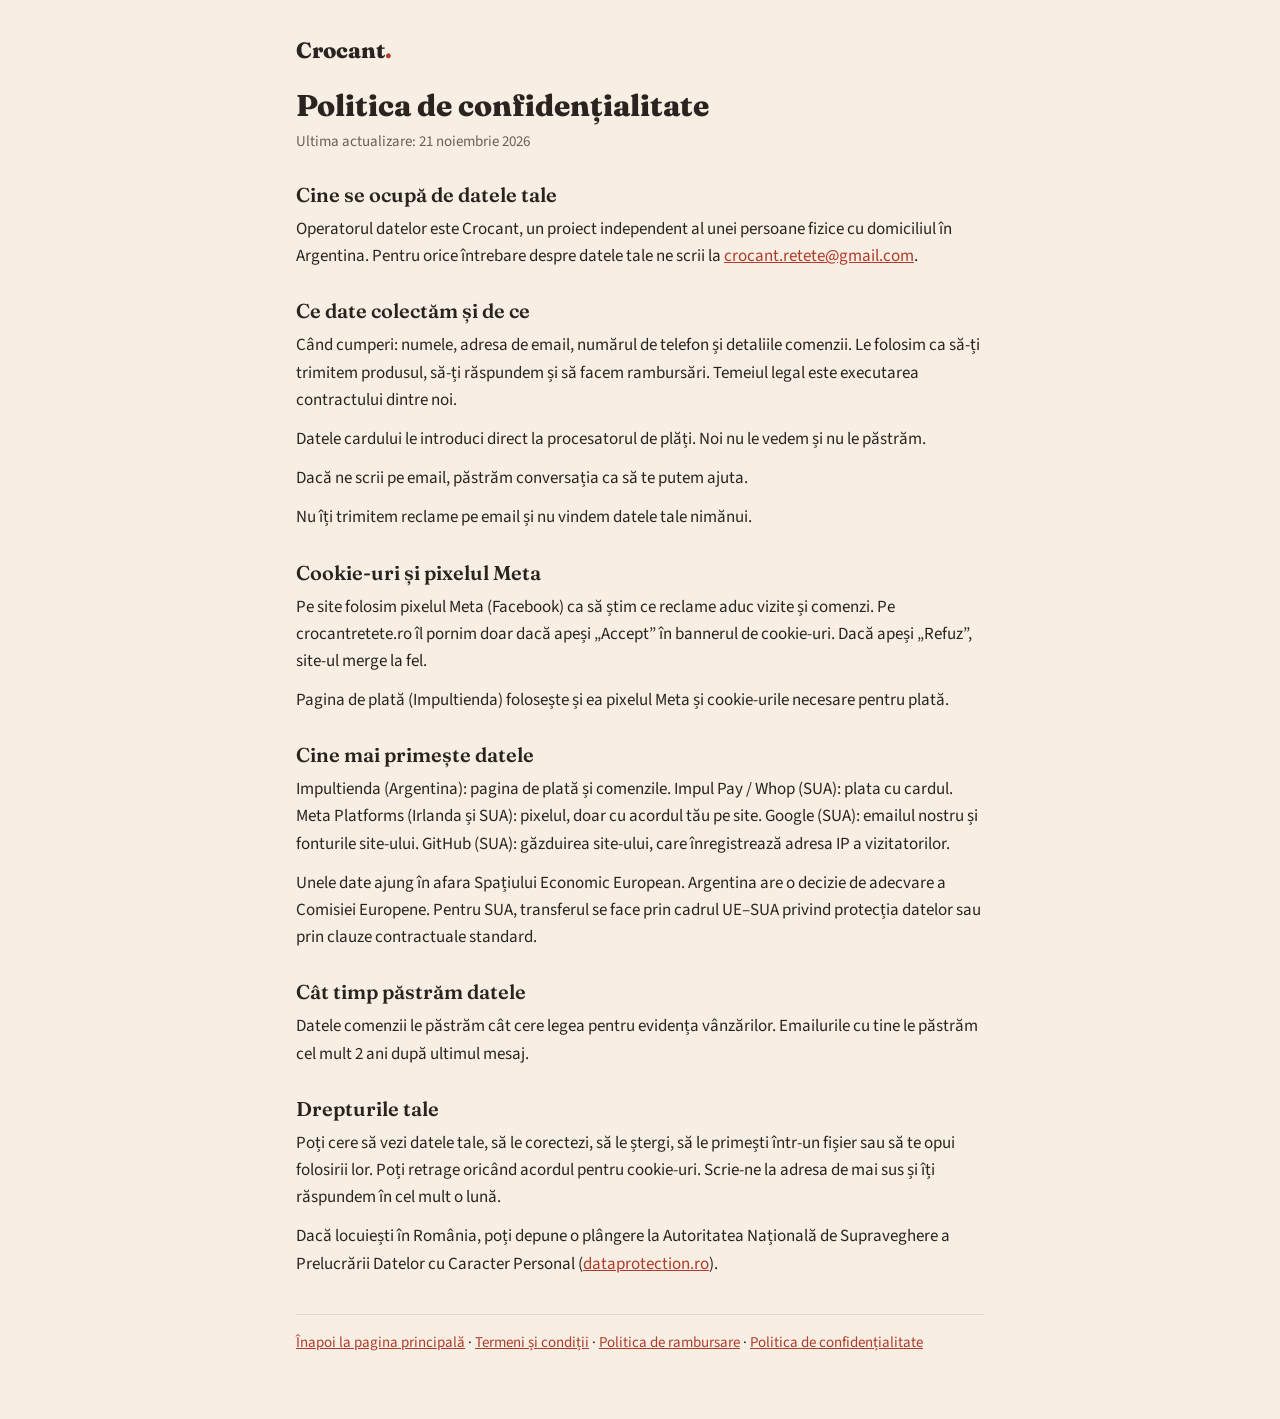
<file: confidentialitate.html>
<!doctype html>
<html lang="ro"><head><meta charset="utf-8"><meta name="viewport" content="width=device-width,initial-scale=1">
<title>Politica de confidențialitate — Crocant</title><link rel="preconnect" href="https://fonts.googleapis.com"><link href="https://fonts.googleapis.com/css2?family=Fraunces:opsz,wght@9..144,600;9..144,800&family=Source+Sans+3:wght@400;600&display=swap" rel="stylesheet"><style>:root{--crem:#f7efe3;--rosu:#b23a2a;--text:#2b2320;--gri:#6b5f58}*{box-sizing:border-box}
body{margin:0;background:var(--crem);color:var(--text);font:17px/1.6 "Source Sans 3",system-ui,sans-serif}
main{max-width:720px;margin:0 auto;padding:36px 16px 64px}a{color:var(--rosu)}
.logo{font:800 22px "Fraunces",serif;margin-bottom:24px}.logo a{color:inherit;text-decoration:none}.logo span{color:var(--rosu)}
h1{font:800 30px/1.2 "Fraunces",serif;margin:0 0 6px}h2{font:600 20px/1.3 "Fraunces",serif;margin:28px 0 8px}
p{margin:0 0 12px}.mic{color:var(--gri);font-size:15px}nav{margin-top:36px;border-top:1px solid #e3d6c4;padding-top:16px;font-size:15px}</style></head>
<body><main><div class="logo" translate="no"><a href="/">Crocant<span>.</span></a></div>
<h1>Politica de confidențialitate</h1><p class="mic">Ultima actualizare: 21 noiembrie 2026</p>
<h2>Cine se ocupă de datele tale</h2><p>Operatorul datelor este Crocant, un proiect independent al unei persoane fizice cu domiciliul în Argentina. Pentru orice întrebare despre datele tale ne scrii la <a href="mailto:crocant.retete@gmail.com">crocant.retete@gmail.com</a>.</p><h2>Ce date colectăm și de ce</h2><p>Când cumperi: numele, adresa de email, numărul de telefon și detaliile comenzii. Le folosim ca să-ți trimitem produsul, să-ți răspundem și să facem rambursări. Temeiul legal este executarea contractului dintre noi.</p><p>Datele cardului le introduci direct la procesatorul de plăți. Noi nu le vedem și nu le păstrăm.</p><p>Dacă ne scrii pe email, păstrăm conversația ca să te putem ajuta.</p><p>Nu îți trimitem reclame pe email și nu vindem datele tale nimănui.</p><h2>Cookie-uri și pixelul Meta</h2><p>Pe site folosim pixelul Meta (Facebook) ca să știm ce reclame aduc vizite și comenzi. Pe crocantretete.ro îl pornim doar dacă apeși „Accept” în bannerul de cookie-uri. Dacă apeși „Refuz”, site-ul merge la fel.</p><p>Pagina de plată (Impultienda) folosește și ea pixelul Meta și cookie-urile necesare pentru plată.</p><h2>Cine mai primește datele</h2><p>Impultienda (Argentina): pagina de plată și comenzile. Impul Pay / Whop (SUA): plata cu cardul. Meta Platforms (Irlanda și SUA): pixelul, doar cu acordul tău pe site. Google (SUA): emailul nostru și fonturile site-ului. GitHub (SUA): găzduirea site-ului, care înregistrează adresa IP a vizitatorilor.</p><p>Unele date ajung în afara Spațiului Economic European. Argentina are o decizie de adecvare a Comisiei Europene. Pentru SUA, transferul se face prin cadrul UE–SUA privind protecția datelor sau prin clauze contractuale standard.</p><h2>Cât timp păstrăm datele</h2><p>Datele comenzii le păstrăm cât cere legea pentru evidența vânzărilor. Emailurile cu tine le păstrăm cel mult 2 ani după ultimul mesaj.</p><h2>Drepturile tale</h2><p>Poți cere să vezi datele tale, să le corectezi, să le ștergi, să le primești într-un fișier sau să te opui folosirii lor. Poți retrage oricând acordul pentru cookie-uri. Scrie-ne la adresa de mai sus și îți răspundem în cel mult o lună.</p><p>Dacă locuiești în România, poți depune o plângere la Autoritatea Națională de Supraveghere a Prelucrării Datelor cu Caracter Personal (<a href="https://www.dataprotection.ro">dataprotection.ro</a>).</p>
<nav><a href="/">Înapoi la pagina principală</a> · <a href="termeni.html">Termeni și condiții</a> · <a href="rambursare.html">Politica de rambursare</a> · <a href="confidentialitate.html">Politica de confidențialitate</a></nav></main></body></html>
</file>
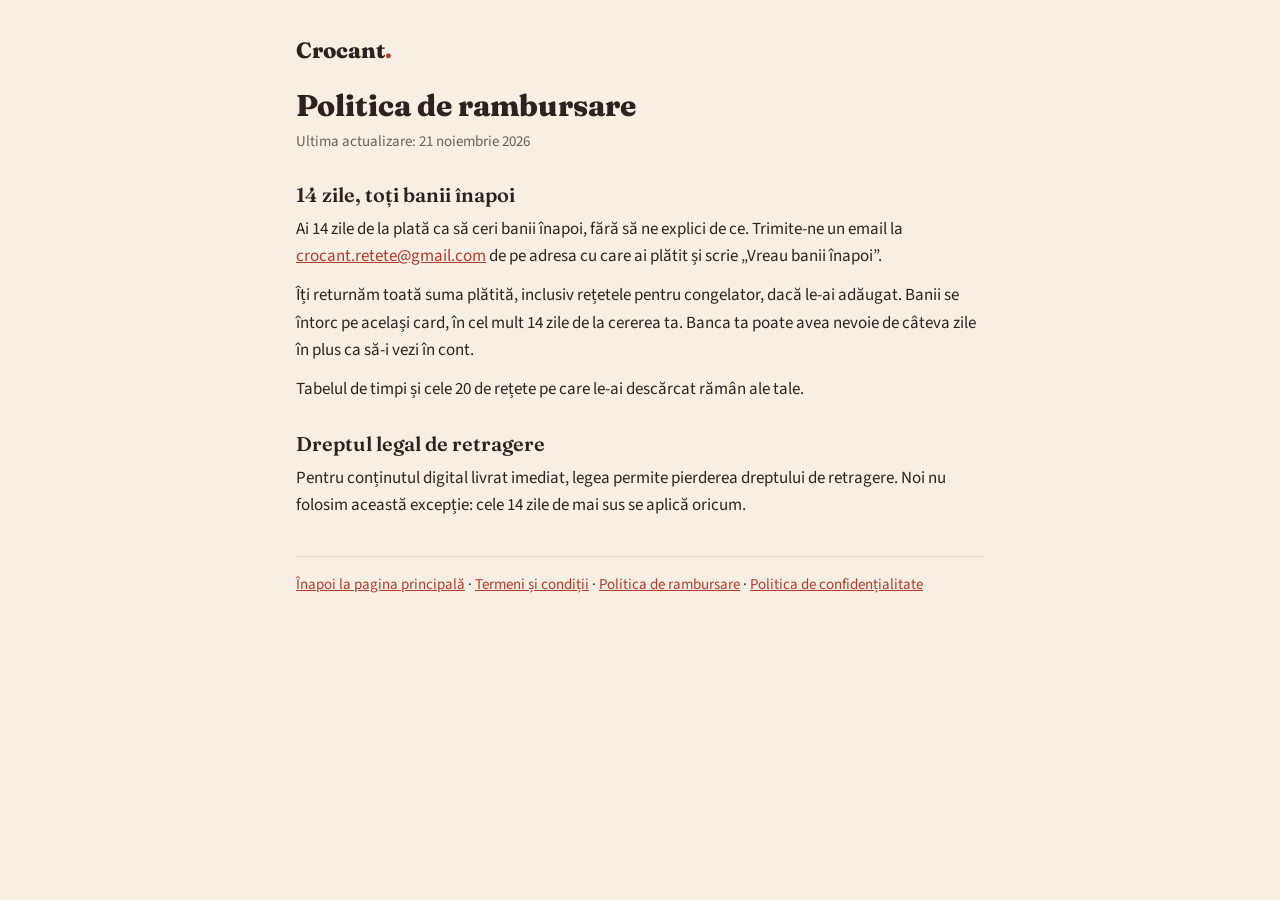
<file: rambursare.html>
<!doctype html>
<html lang="ro"><head><meta charset="utf-8"><meta name="viewport" content="width=device-width,initial-scale=1">
<title>Politica de rambursare — Crocant</title><link rel="preconnect" href="https://fonts.googleapis.com"><link href="https://fonts.googleapis.com/css2?family=Fraunces:opsz,wght@9..144,600;9..144,800&family=Source+Sans+3:wght@400;600&display=swap" rel="stylesheet"><style>:root{--crem:#f7efe3;--rosu:#b23a2a;--text:#2b2320;--gri:#6b5f58}*{box-sizing:border-box}
body{margin:0;background:var(--crem);color:var(--text);font:17px/1.6 "Source Sans 3",system-ui,sans-serif}
main{max-width:720px;margin:0 auto;padding:36px 16px 64px}a{color:var(--rosu)}
.logo{font:800 22px "Fraunces",serif;margin-bottom:24px}.logo a{color:inherit;text-decoration:none}.logo span{color:var(--rosu)}
h1{font:800 30px/1.2 "Fraunces",serif;margin:0 0 6px}h2{font:600 20px/1.3 "Fraunces",serif;margin:28px 0 8px}
p{margin:0 0 12px}.mic{color:var(--gri);font-size:15px}nav{margin-top:36px;border-top:1px solid #e3d6c4;padding-top:16px;font-size:15px}</style></head>
<body><main><div class="logo" translate="no"><a href="/">Crocant<span>.</span></a></div>
<h1>Politica de rambursare</h1><p class="mic">Ultima actualizare: 21 noiembrie 2026</p>
<h2>14 zile, toți banii înapoi</h2><p>Ai 14 zile de la plată ca să ceri banii înapoi, fără să ne explici de ce. Trimite-ne un email la <a href="mailto:crocant.retete@gmail.com">crocant.retete@gmail.com</a> de pe adresa cu care ai plătit și scrie „Vreau banii înapoi”.</p><p>Îți returnăm toată suma plătită, inclusiv rețetele pentru congelator, dacă le-ai adăugat. Banii se întorc pe același card, în cel mult 14 zile de la cererea ta. Banca ta poate avea nevoie de câteva zile în plus ca să-i vezi în cont.</p><p>Tabelul de timpi și cele 20 de rețete pe care le-ai descărcat rămân ale tale.</p><h2>Dreptul legal de retragere</h2><p>Pentru conținutul digital livrat imediat, legea permite pierderea dreptului de retragere. Noi nu folosim această excepție: cele 14 zile de mai sus se aplică oricum.</p>
<nav><a href="/">Înapoi la pagina principală</a> · <a href="termeni.html">Termeni și condiții</a> · <a href="rambursare.html">Politica de rambursare</a> · <a href="confidentialitate.html">Politica de confidențialitate</a></nav></main></body></html>
</file>
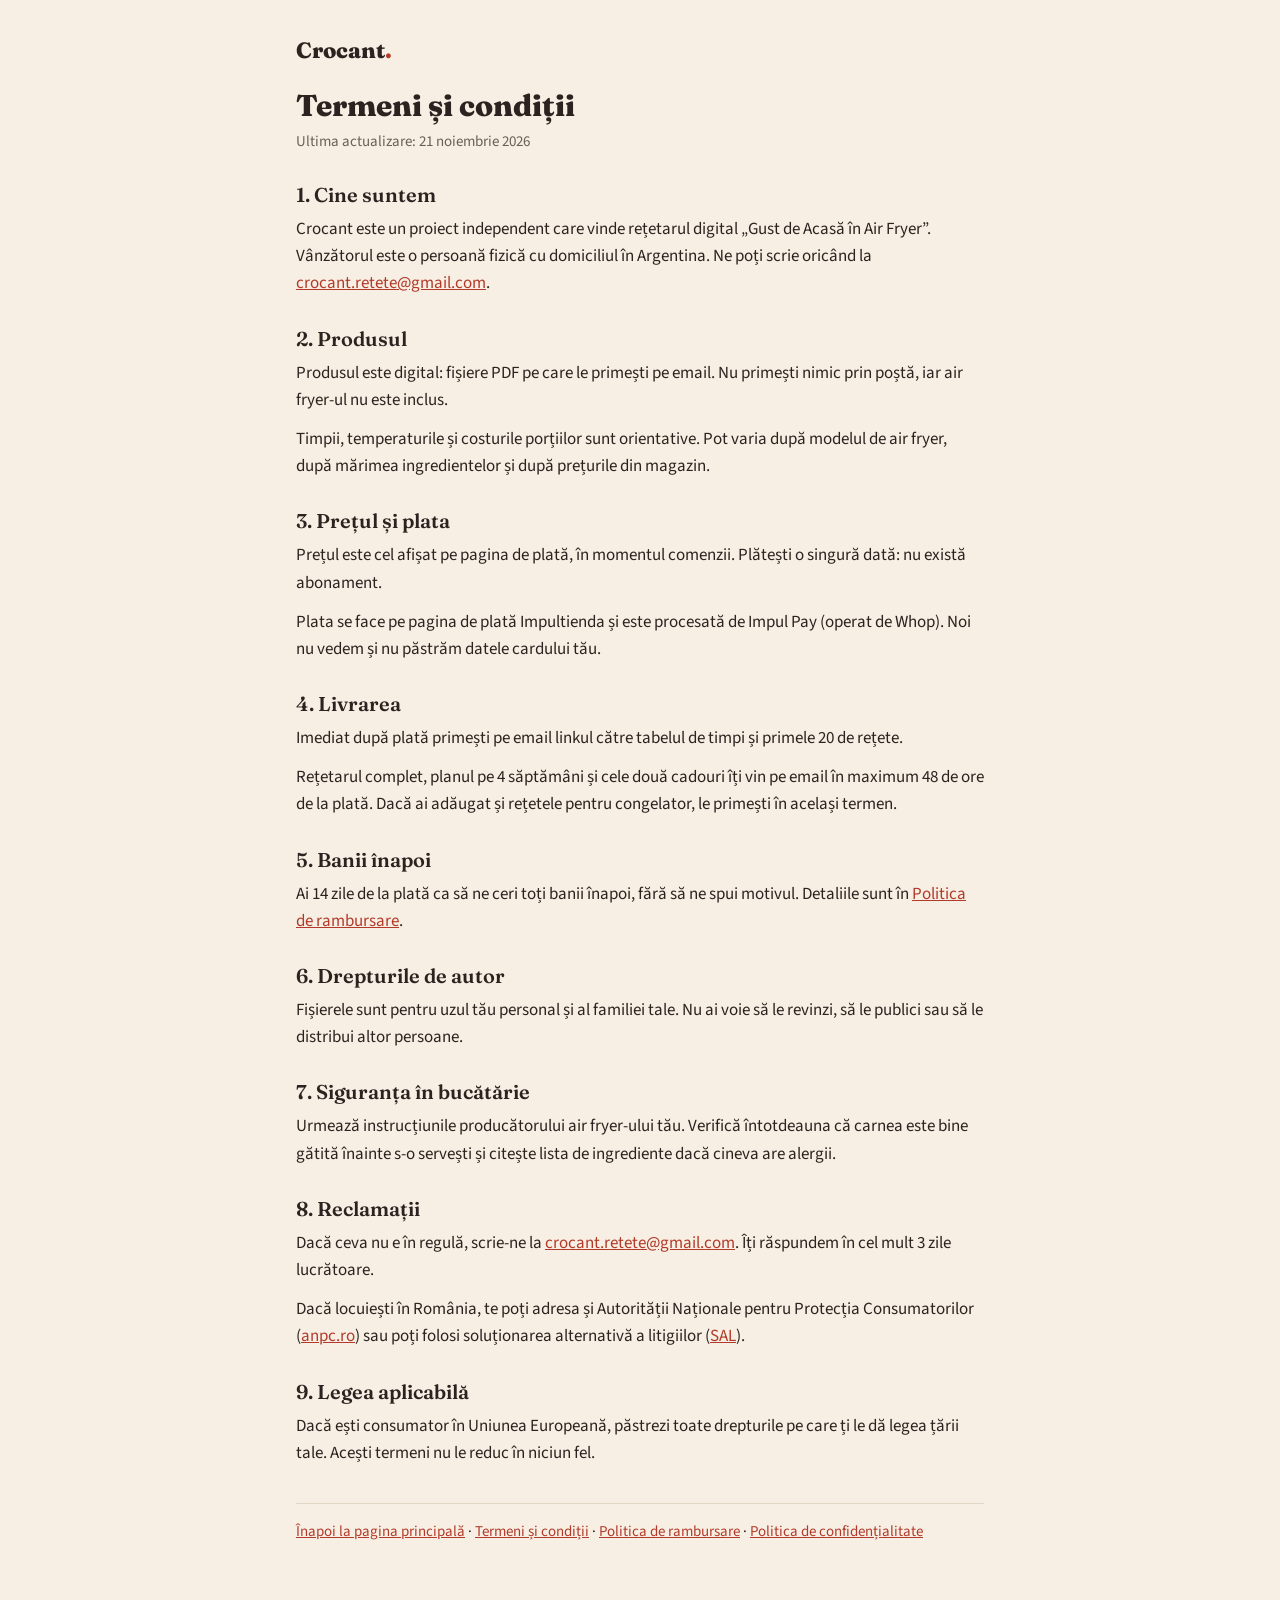
<file: termeni.html>
<!doctype html>
<html lang="ro"><head><meta charset="utf-8"><meta name="viewport" content="width=device-width,initial-scale=1">
<title>Termeni și condiții — Crocant</title><link rel="preconnect" href="https://fonts.googleapis.com"><link href="https://fonts.googleapis.com/css2?family=Fraunces:opsz,wght@9..144,600;9..144,800&family=Source+Sans+3:wght@400;600&display=swap" rel="stylesheet"><style>:root{--crem:#f7efe3;--rosu:#b23a2a;--text:#2b2320;--gri:#6b5f58}*{box-sizing:border-box}
body{margin:0;background:var(--crem);color:var(--text);font:17px/1.6 "Source Sans 3",system-ui,sans-serif}
main{max-width:720px;margin:0 auto;padding:36px 16px 64px}a{color:var(--rosu)}
.logo{font:800 22px "Fraunces",serif;margin-bottom:24px}.logo a{color:inherit;text-decoration:none}.logo span{color:var(--rosu)}
h1{font:800 30px/1.2 "Fraunces",serif;margin:0 0 6px}h2{font:600 20px/1.3 "Fraunces",serif;margin:28px 0 8px}
p{margin:0 0 12px}.mic{color:var(--gri);font-size:15px}nav{margin-top:36px;border-top:1px solid #e3d6c4;padding-top:16px;font-size:15px}</style></head>
<body><main><div class="logo" translate="no"><a href="/">Crocant<span>.</span></a></div>
<h1>Termeni și condiții</h1><p class="mic">Ultima actualizare: 21 noiembrie 2026</p>
<h2>1. Cine suntem</h2><p>Crocant este un proiect independent care vinde rețetarul digital „Gust de Acasă în Air Fryer”. Vânzătorul este o persoană fizică cu domiciliul în Argentina. Ne poți scrie oricând la <a href="mailto:crocant.retete@gmail.com">crocant.retete@gmail.com</a>.</p><h2>2. Produsul</h2><p>Produsul este digital: fișiere PDF pe care le primești pe email. Nu primești nimic prin poștă, iar air fryer-ul nu este inclus.</p><p>Timpii, temperaturile și costurile porțiilor sunt orientative. Pot varia după modelul de air fryer, după mărimea ingredientelor și după prețurile din magazin.</p><h2>3. Prețul și plata</h2><p>Prețul este cel afișat pe pagina de plată, în momentul comenzii. Plătești o singură dată: nu există abonament.</p><p>Plata se face pe pagina de plată Impultienda și este procesată de Impul Pay (operat de Whop). Noi nu vedem și nu păstrăm datele cardului tău.</p><h2>4. Livrarea</h2><p>Imediat după plată primești pe email linkul către tabelul de timpi și primele 20 de rețete.</p><p>Rețetarul complet, planul pe 4 săptămâni și cele două cadouri îți vin pe email în maximum 48 de ore de la plată. Dacă ai adăugat și rețetele pentru congelator, le primești în același termen.</p><h2>5. Banii înapoi</h2><p>Ai 14 zile de la plată ca să ne ceri toți banii înapoi, fără să ne spui motivul. Detaliile sunt în <a href="rambursare.html">Politica de rambursare</a>.</p><h2>6. Drepturile de autor</h2><p>Fișierele sunt pentru uzul tău personal și al familiei tale. Nu ai voie să le revinzi, să le publici sau să le distribui altor persoane.</p><h2>7. Siguranța în bucătărie</h2><p>Urmează instrucțiunile producătorului air fryer-ului tău. Verifică întotdeauna că carnea este bine gătită înainte s-o servești și citește lista de ingrediente dacă cineva are alergii.</p><h2>8. Reclamații</h2><p>Dacă ceva nu e în regulă, scrie-ne la <a href="mailto:crocant.retete@gmail.com">crocant.retete@gmail.com</a>. Îți răspundem în cel mult 3 zile lucrătoare.</p><p>Dacă locuiești în România, te poți adresa și Autorității Naționale pentru Protecția Consumatorilor (<a href="https://anpc.ro">anpc.ro</a>) sau poți folosi soluționarea alternativă a litigiilor (<a href="https://anpc.ro/ce-este-sal/">SAL</a>).</p><h2>9. Legea aplicabilă</h2><p>Dacă ești consumator în Uniunea Europeană, păstrezi toate drepturile pe care ți le dă legea țării tale. Acești termeni nu le reduc în niciun fel.</p>
<nav><a href="/">Înapoi la pagina principală</a> · <a href="termeni.html">Termeni și condiții</a> · <a href="rambursare.html">Politica de rambursare</a> · <a href="confidentialitate.html">Politica de confidențialitate</a></nav></main></body></html>
</file>
<file: landing.css>
:root{
  --bg:#F5EEE1; --bg2:#EDE3D0; --card:#FBF7EF; --line:#D9CBB2;
  --accent:#B23A2B; --accent-d:#8E2C20; --gold:#C08A1E;
  --t30:#5E8C4A; --t45:#C9962E; --t60:#B5543C;
  --h:#2B2118; --body:#3A2E24; --muted:#7A6A58; --warn:#A3271B;
}
*{box-sizing:border-box}
html{scroll-behavior:smooth}
body{margin:0;background:var(--bg);color:var(--body);font:400 17px/1.6 'Source Sans 3',system-ui,sans-serif}
h1,h2,h3{font-family:'Fraunces',Georgia,serif;color:var(--h);margin:0}
h1{font-weight:800;font-size:clamp(32px,6vw,50px);line-height:1.1}
h1 em{font-style:normal;color:var(--accent)}
h1 .h1-sub{display:block;margin-top:16px;font:600 clamp(23px,3.6vw,30px)/1.25 'Source Sans 3',system-ui,sans-serif;color:var(--t30)}
h2{font-weight:800;font-size:clamp(26px,4.4vw,34px);line-height:1.15;margin-bottom:10px}
h3{font-weight:600;font-size:21px;line-height:1.25}
p{margin:0 0 12px}
.wrap{max-width:1040px;margin:0 auto;padding:0 16px}
section{padding:64px 0}
.alt{background:var(--bg2)}
.lbl{font:600 12px/1 'Source Sans 3';letter-spacing:.1em;text-transform:uppercase;color:var(--muted);margin-bottom:10px;display:block}
.lead{font-size:19px;max-width:720px}
.center{text-align:center}.center .lead{margin:0 auto 12px}

/* botones */
.btn{display:inline-block;background:var(--accent);color:#fff;text-decoration:none;font-weight:600;font-size:18px;
  padding:16px 26px;border-radius:6px;border-bottom:3px solid var(--accent-d);text-align:center}
.btn:hover{background:var(--accent-d)}
.btn-wrap{margin-top:26px}
.micro{display:block;font-size:14px;color:var(--muted);margin-top:8px}

/* pestañas de tiempo (motivo) */
.tab{display:inline-block;font:800 13px/1 'Fraunces';color:#fff;padding:6px 10px;border-radius:6px;white-space:nowrap}
.t30{background:var(--t30)}.t45{background:var(--t45)}.t60{background:var(--t60)}
.tabs-row{display:flex;gap:8px;justify-content:center;margin:0 auto 18px}

/* hero */
.hero{padding:36px 0 56px}
.hero-grid{display:grid;grid-template-columns:1.15fr .85fr;grid-template-areas:"text book" "btn book";column-gap:48px;align-items:center}
.hero-text{grid-area:text;align-self:end}
.hero-book{grid-area:book}
.hero-btn{grid-area:btn;align-self:start}
.pre{color:var(--warn);font-weight:600;font-size:16px;margin-bottom:14px;display:block}
.sub{font-size:21px;margin-top:18px;line-height:1.45}
.brand{font:800 20px/1 'Fraunces';color:var(--h);padding-top:18px}
.brand span{color:var(--accent)}

/* libro en CSS: tapa dura con lomo, hojas y textura de tela */
.book{position:relative;aspect-ratio:3/4;max-width:320px;margin:0 auto 0 0;color:#F8EFDD;
  border-radius:3px 8px 8px 3px;padding:30px 26px 26px 42px;
  background:
    linear-gradient(90deg,rgba(0,0,0,.38) 0,rgba(0,0,0,.12) 14px,rgba(255,255,255,.14) 17px,rgba(0,0,0,0) 24px),
    repeating-linear-gradient(45deg,rgba(255,255,255,.035) 0 2px,rgba(0,0,0,.035) 2px 4px),
    linear-gradient(160deg,#C2473A 0%,var(--accent) 45%,#8E2C20 100%);
  box-shadow:
    5px 5px 0 -1px #FBF7EF, 6px 6px 0 -1px #D9CBB2,
    10px 10px 0 -2px #FBF7EF, 11px 11px 0 -2px #D9CBB2,
    18px 26px 40px rgba(43,33,24,.35)}
.book:before{content:"";position:absolute;left:18px;right:16px;top:16px;bottom:16px;border:1px solid rgba(248,239,221,.35);border-radius:2px;pointer-events:none}
.book .book-band{font:600 11px/1 'Source Sans 3';letter-spacing:.18em;text-transform:uppercase;color:#F3D9A6;margin-bottom:18px}
.book .bt{font:800 34px/1.02 'Fraunces';color:#FFF8EA;text-shadow:0 1px 0 rgba(0,0,0,.25)}
.book .bt span{display:block;font-size:22px;font-weight:600;color:#F3D9A6;margin-top:6px}
.book .bs{font-size:14px;line-height:1.4;color:#F1DFC4;margin-top:14px;max-width:210px}
.book .book-seal{position:absolute;right:22px;bottom:62px;width:84px;height:84px;border-radius:50%;background:var(--gold);color:#2B2118;
  display:flex;flex-direction:column;align-items:center;justify-content:center;font:600 11px/1 'Source Sans 3';letter-spacing:.08em;text-transform:uppercase;
  box-shadow:0 0 0 3px rgba(255,255,255,.25),0 4px 10px rgba(0,0,0,.25);transform:rotate(-8deg)}
.book .book-seal b{font:800 30px/1 'Fraunces';letter-spacing:0;margin-bottom:2px}
.book .bb{position:absolute;left:42px;right:26px;bottom:26px;border-top:1px solid rgba(248,239,221,.35);padding-top:10px;font:600 12px 'Source Sans 3';color:#F1DFC4;letter-spacing:.12em;text-transform:uppercase}
.book .btabs{position:absolute;right:-12px;top:70px;display:flex;flex-direction:column;gap:8px;transform:translateX(100%)}
.book .btabs .tab{border-radius:0 6px 6px 0;padding:10px 12px;box-shadow:2px 2px 4px rgba(0,0,0,.15)}

/* cómo funciona: cuadro */
.steps{width:100%;max-width:820px;margin:28px auto 0;border-collapse:separate;border-spacing:0;text-align:left;background:var(--card);border:1px solid var(--line);border-radius:8px;overflow:hidden}
.steps th{font:600 12px/1 'Source Sans 3';letter-spacing:.1em;text-transform:uppercase;color:var(--muted);background:var(--bg2);padding:14px 16px}
.steps td{padding:18px 16px;border-top:1px solid var(--line);vertical-align:middle}
.steps td.step{font:600 19px/1.25 'Fraunces';color:var(--h)}
.steps td.step i{font-style:normal;display:inline-flex;align-items:center;justify-content:center;width:30px;height:30px;border-radius:50%;background:var(--accent);color:#fff;font:800 15px 'Fraunces';margin-right:10px;vertical-align:middle}
.steps td.time{white-space:nowrap;color:var(--muted);font-size:15px}
.steps td.time b{font:800 40px/1 'Fraunces';color:var(--t30);margin-right:4px}
.steps td.adv{font-size:17px}

/* tarjetas */
.grid2{display:grid;grid-template-columns:repeat(2,1fr);gap:16px;margin-top:28px}
.grid3{display:grid;grid-template-columns:repeat(3,1fr);gap:16px;margin-top:28px}
.card{background:var(--card);border:1px solid var(--line);border-radius:8px;padding:22px}
.card h3{margin-bottom:6px}
.card p{margin:0}
.pain{border-left:4px solid var(--warn)}
.num{font:800 44px/1 'Fraunces';color:var(--accent);margin-bottom:8px}

/* testimonios */
.testi{margin:0;display:flex;flex-direction:column;gap:12px}
.testi blockquote{margin:0;font-size:17px}
.testi blockquote:before{content:"„";font:800 40px/0 'Fraunces';color:var(--accent);vertical-align:-14px;margin-right:2px}
.testi figcaption{font-size:14px;color:var(--muted);font-weight:600}
.testi img{width:100%;border-radius:6px}

/* foto pendiente */
.photo{background:repeating-linear-gradient(45deg,#EDE3D0 0 12px,#E6DAC4 12px 24px);border:1px dashed #B9A88F;border-radius:8px;
  display:flex;align-items:center;justify-content:center;text-align:center;color:var(--muted);font-weight:600;font-size:14px;padding:16px;aspect-ratio:16/9}
.photo.sq{aspect-ratio:1/1}

/* solución */
.sol-img{width:100%;height:auto;border-radius:8px;display:block;box-shadow:0 10px 30px rgba(43,33,24,.18)}
.sol{display:grid;grid-template-columns:1fr 1fr;gap:36px;align-items:center}

/* firma: săptămâna ta */
.firma{background:var(--card);border-top:1px solid var(--line);border-bottom:1px solid var(--line)}
.week{display:grid;grid-template-columns:repeat(7,1fr);gap:10px;margin-top:28px;text-align:left}
.day{background:var(--bg);border:1px solid var(--line);border-radius:8px;padding:14px 12px;display:flex;flex-direction:column;gap:8px}
.day b{font:800 15px 'Fraunces';color:var(--h)}
.day span.r{font-size:14px;line-height:1.35;flex:1}
.day .c{font-size:13px;color:var(--muted)}
.weektotal{margin-top:20px;text-align:center;font-size:18px}
.weektotal b{font:800 30px 'Fraunces';color:var(--gold)}

/* entregables / bonos */
.item{display:grid;grid-template-columns:120px 1fr auto;gap:18px;align-items:center}
.item .mini{aspect-ratio:1/1;background:var(--bg);border:1px solid var(--line);border-radius:6px;display:flex;align-items:center;justify-content:center;font:800 13px/1.15 'Fraunces';color:var(--h);text-align:center;padding:8px}
.item .val{font-size:15px;color:var(--muted);white-space:nowrap}
.item ul{margin:8px 0 0;padding-left:18px}
.list{display:flex;flex-direction:column;gap:14px;margin-top:28px}
.gift{border:1px dashed var(--accent)}

/* recetas de muestra */
.recipe{background:var(--card);border:1px solid var(--line);border-radius:8px;padding:22px;position:relative}
.recipe .tab{position:absolute;top:18px;right:-1px;border-radius:6px 0 0 6px}
.recipe h3{margin:0 50px 4px 0}
.recipe .meta{font-size:14px;color:var(--muted);margin-bottom:12px}
.recipe table{width:100%;border-collapse:collapse;font-size:15px;margin-bottom:12px}
.recipe td{padding:4px 0;border-bottom:1px dotted #B9A88F}
.recipe td:last-child{text-align:right;white-space:nowrap}
.recipe ol{padding-left:20px;margin:0 0 12px;font-size:15px}
.recipe .cost{font:800 22px 'Fraunces';color:var(--gold)}
.note{font-size:13px;color:var(--muted);margin-top:14px}

/* oferta (oscura) */
.dark{background:var(--h);color:#EDE3D0}
.dark h2,.dark h3{color:var(--bg)}
.dark .lbl{color:#B9A88F}
.offer{max-width:640px;margin:28px auto 0;background:#352A20;border:1px solid #4E4032;border-radius:8px;padding:26px}
.stack{width:100%;border-collapse:collapse}
.stack td{padding:9px 0;border-bottom:1px solid #4E4032}
.stack td:last-child{text-align:right;white-space:nowrap}
.stack .g td:first-child:before{content:"Cadou · ";color:#E9B54A;font-weight:600}
.anchor{display:flex;justify-content:space-between;align-items:baseline;margin-top:16px;font-size:17px}
.anchor .est{color:#B9A88F;white-space:nowrap;margin-left:12px}
.item .val small{font-size:12px}
.price{text-align:center;margin:22px 0 6px}
.price .p{font:800 64px/1 'Fraunces';color:#E9B54A}
.pill{display:block;text-align:center;background:var(--bg);color:var(--h);border-radius:6px;padding:10px 14px;font-size:16px;margin:12px 0}
.offer .btn{display:block;margin-top:18px}
.offer .small{font-size:14px;color:#B9A88F;text-align:center;margin-top:10px}

/* garantía */
.guar{display:grid;grid-template-columns:140px 1fr;gap:26px;align-items:center;max-width:820px;margin:0 auto}
.seal{aspect-ratio:1/1;border:3px solid var(--t30);border-radius:50%;display:flex;flex-direction:column;align-items:center;justify-content:center;font:800 40px/1 'Fraunces';color:var(--t30)}
.seal small{font:600 12px 'Source Sans 3';letter-spacing:.1em;text-transform:uppercase;margin-top:4px}

/* faq */
.faq{max-width:760px;margin:28px auto 0}
details{background:var(--card);border:1px solid var(--line);border-radius:8px;margin-bottom:10px}
summary{cursor:pointer;padding:16px 18px;font:600 18px 'Fraunces';color:var(--h);list-style:none}
summary::-webkit-details-marker{display:none}
summary:after{content:"+";float:right;color:var(--accent)}
details[open] summary:after{content:"−"}
details p{padding:0 18px 16px;margin:0}

footer{padding:34px 0;font-size:14px;color:var(--muted);text-align:center}
footer a{color:var(--muted)}

@media (max-width:820px){
  .hero-grid,.sol,.guar{grid-template-columns:1fr}
  .hero-grid{grid-template-areas:"text" "book" "btn"}
  .hero-book{margin-top:28px;padding-right:52px}
  .hero-grid .book{max-width:250px;margin:0 auto}
  .book .bt{font-size:28px}.book .bt span{font-size:19px}
  .book .book-seal{width:70px;height:70px;bottom:56px}.book .book-seal b{font-size:24px}
  .hero-btn .btn{display:block}
  .steps th,.steps td{padding:12px 10px}
  .steps td.step{font-size:16px}
  .steps td.step i{display:flex;margin:0 0 6px}
  .steps td.time b{font-size:30px;display:block}
  .steps td.adv{font-size:15px}
  .grid2,.grid3{grid-template-columns:1fr}
  .week{grid-template-columns:1fr}
  .day{display:grid;grid-template-columns:86px 1fr 50px 52px;align-items:center;column-gap:10px}
  .day b{width:auto}
  .day .tab{justify-self:center;text-align:center;width:46px}
  .day .c{text-align:right}
  .item{grid-template-columns:76px 1fr}
  .item .mini{font-size:11px;padding:6px}
  .item .val{grid-column:2}
  .seal{max-width:120px;margin:0 auto}
  section{padding:48px 0}
}
</file>
